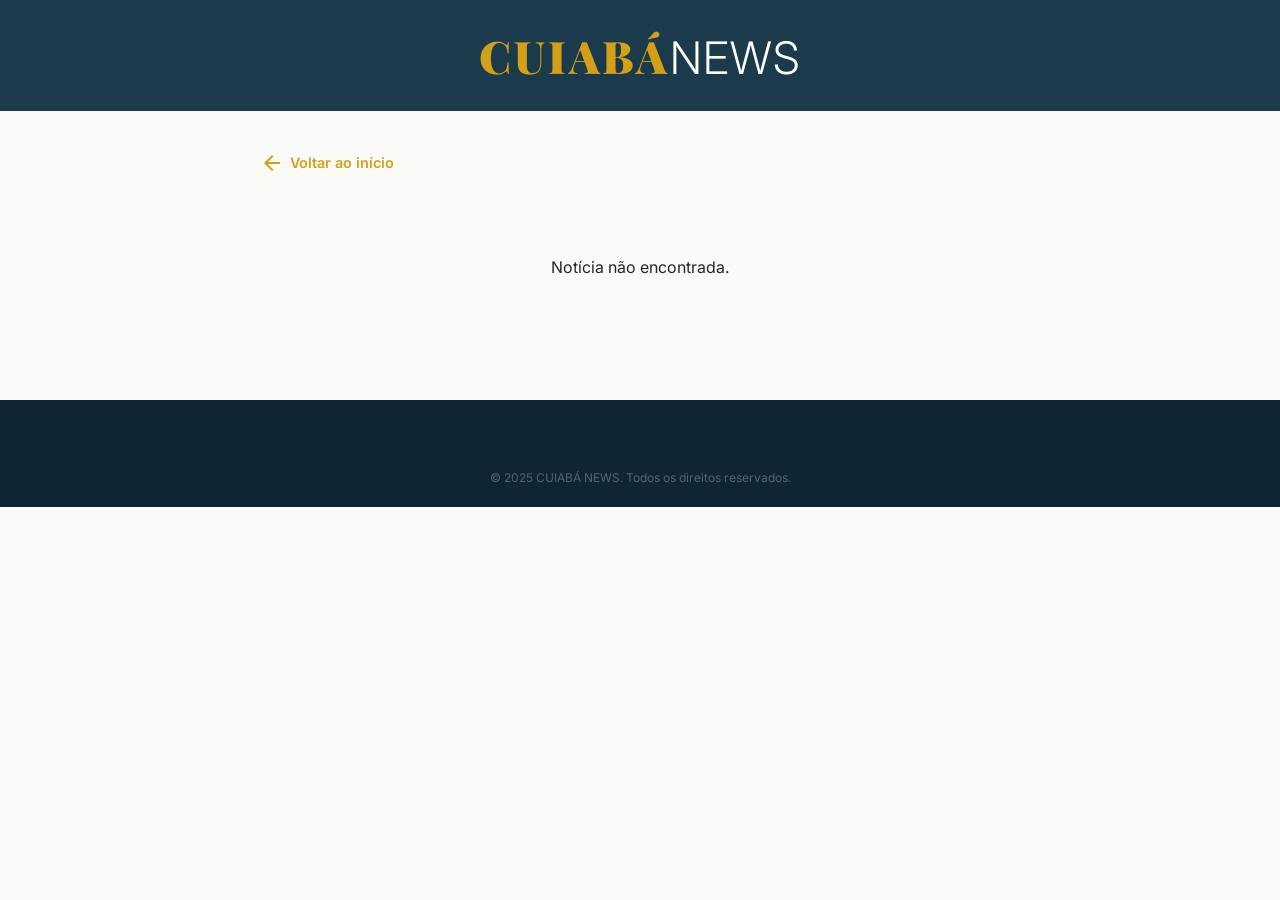
<file: noticia.html>
<!DOCTYPE html>
<html lang="pt-BR" data-theme="light">
<head>
    <meta charset="UTF-8">
    <meta name="viewport" content="width=device-width, initial-scale=1.0">
    <title>CUIABÁ NEWS — Notícia</title>
    <link rel="preconnect" href="https://fonts.googleapis.com">
    <link rel="preconnect" href="https://fonts.gstatic.com" crossorigin>
    <link href="https://fonts.googleapis.com/css2?family=Inter:wght@300;400;500;600;700;800;900&family=Playfair+Display:wght@600;700;800;900&display=swap" rel="stylesheet">
    <link href="https://fonts.googleapis.com/icon?family=Material+Icons" rel="stylesheet">
    <link rel="stylesheet" href="css/style.css">
    <style>
        .noticia-container { max-width: 800px; margin: 40px auto; padding: 0 20px; }
        .noticia-header { margin-bottom: 24px; }
        .noticia-category {
            display: inline-block; background: var(--gold); color: var(--navy);
            padding: 4px 14px; border-radius: 6px; font-size: 0.7rem;
            font-weight: 800; text-transform: uppercase; letter-spacing: 1px;
            margin-bottom: 16px;
        }
        .noticia-title {
            font-family: var(--font-display); font-size: 2.2rem;
            font-weight: 800; line-height: 1.2; margin-bottom: 12px;
        }
        .noticia-meta { color: var(--text-secondary); font-size: 0.85rem; margin-bottom: 20px; }
        .noticia-image {
            width: 100%; aspect-ratio: 16/9; object-fit: cover;
            border-radius: var(--radius); margin-bottom: 28px;
        }
        .noticia-body { font-size: 1.1rem; line-height: 1.9; }
        .noticia-back {
            display: inline-flex; align-items: center; gap: 6px;
            margin-bottom: 20px; color: var(--gold); font-weight: 600;
            font-size: 0.9rem;
        }
        .noticia-back:hover { color: var(--orange); }
        .noticia-share-bar {
            display: flex; gap: 10px; margin-top: 32px; padding-top: 20px;
            border-top: 1px solid var(--border);
        }
        .noticia-share-btn {
            padding: 10px 20px; border-radius: 8px; font-weight: 600;
            font-size: 0.85rem; color: white; display: flex; align-items: center;
            gap: 6px;
        }
        .noticia-share-btn.whatsapp { background: #25D366; }
        .noticia-share-btn.twitter { background: #1DA1F2; }
        .noticia-share-btn.facebook { background: #1877F2; }
        @media (max-width: 768px) {
            .noticia-title { font-size: 1.5rem; }
            .noticia-body { font-size: 1rem; }
        }
    </style>
</head>
<body>
    <header class="header">
        <div class="header-brand">
            <div class="container">
                <a href="/" class="logo">
                    <span class="logo-cuiaba">CUIABÁ</span><span class="logo-news">NEWS</span>
                </a>
            </div>
        </div>
    </header>

    <main class="noticia-container">
        <a href="/" class="noticia-back">
            <span class="material-icons">arrow_back</span> Voltar ao início
        </a>
        <div id="noticia-content">
            <p style="text-align:center; padding:60px 0; color: var(--text-secondary);">Carregando notícia...</p>
        </div>
    </main>

    <footer class="footer">
        <div class="container">
            <div class="footer-bottom">
                <p>&copy; 2025 CUIABÁ NEWS. Todos os direitos reservados.</p>
            </div>
        </div>
    </footer>

    <script src="js/news-data.js"></script>
    <script>
    (function() {
        var params = new URLSearchParams(window.location.search);
        var id = params.get('id');
        var container = document.getElementById('noticia-content');
        if (!id || typeof noticias === 'undefined') {
            container.innerHTML = '<p style="text-align:center;padding:60px 0;">Notícia não encontrada.</p>';
            return;
        }
        var n = noticias.find(function(x) { return x.id == id; });
        if (!n) {
            container.innerHTML = '<p style="text-align:center;padding:60px 0;">Notícia não encontrada.</p>';
            return;
        }
        var cats = typeof CATEGORIAS !== 'undefined' ? CATEGORIAS : {};
        var catInfo = cats[n.categoria] || {nome: n.categoria};
        document.title = n.titulo + ' — CUIABÁ NEWS';

        container.innerHTML =
            '<div class="noticia-header">' +
                '<span class="noticia-category">' + (catInfo.nome || n.categoria) + '</span>' +
                '<h1 class="noticia-title">' + n.titulo + '</h1>' +
                '<div class="noticia-meta">' + n.autor + ' &bull; ' + n.tempo + '</div>' +
            '</div>' +
            '<img class="noticia-image" src="' + n.imagem + '" alt="">' +
            '<div class="noticia-body">' +
                '<p><strong>' + (n.resumo || '') + '</strong></p>' +
                '<p>A informação foi confirmada por fontes oficiais na manhã desta ' + ['domingo','segunda-feira','terça-feira','quarta-feira','quinta-feira','sexta-feira','sábado'][new Date().getDay()] + '. Representantes locais destacaram a importância do tema para a população de Cuiabá e região metropolitana.</p>' +
                '<p>Segundo especialistas consultados pela reportagem do Cuiabá News, a medida pode trazer impactos significativos para o desenvolvimento econômico e social da capital mato-grossense nos próximos meses.</p>' +
                '<p>"Estamos trabalhando para garantir que todas as etapas sejam cumpridas dentro do cronograma estabelecido", afirmou uma das autoridades envolvidas no processo.</p>' +
                '<p>A equipe de reportagem continuará acompanhando o desdobramento do caso e trará novas informações assim que disponíveis. Acompanhe o Cuiabá News para ficar por dentro de tudo que acontece na capital e no estado de Mato Grosso.</p>' +
            '</div>' +
            '<div class="noticia-share-bar">' +
                '<a class="noticia-share-btn whatsapp" href="https://wa.me/?text=' + encodeURIComponent(n.titulo + ' - ' + window.location.href) + '" target="_blank"><span class="material-icons">chat</span> WhatsApp</a>' +
                '<a class="noticia-share-btn twitter" href="https://twitter.com/intent/tweet?text=' + encodeURIComponent(n.titulo) + '&url=' + encodeURIComponent(window.location.href) + '" target="_blank"><span class="material-icons">tag</span> Twitter</a>' +
                '<a class="noticia-share-btn facebook" href="https://www.facebook.com/sharer/sharer.php?u=' + encodeURIComponent(window.location.href) + '" target="_blank"><span class="material-icons">thumb_up</span> Facebook</a>' +
            '</div>';

        var saved = localStorage.getItem('cuiabanews-theme');
        if (saved) document.documentElement.setAttribute('data-theme', saved);
    })();
    </script>
</body>
</html>
</file>
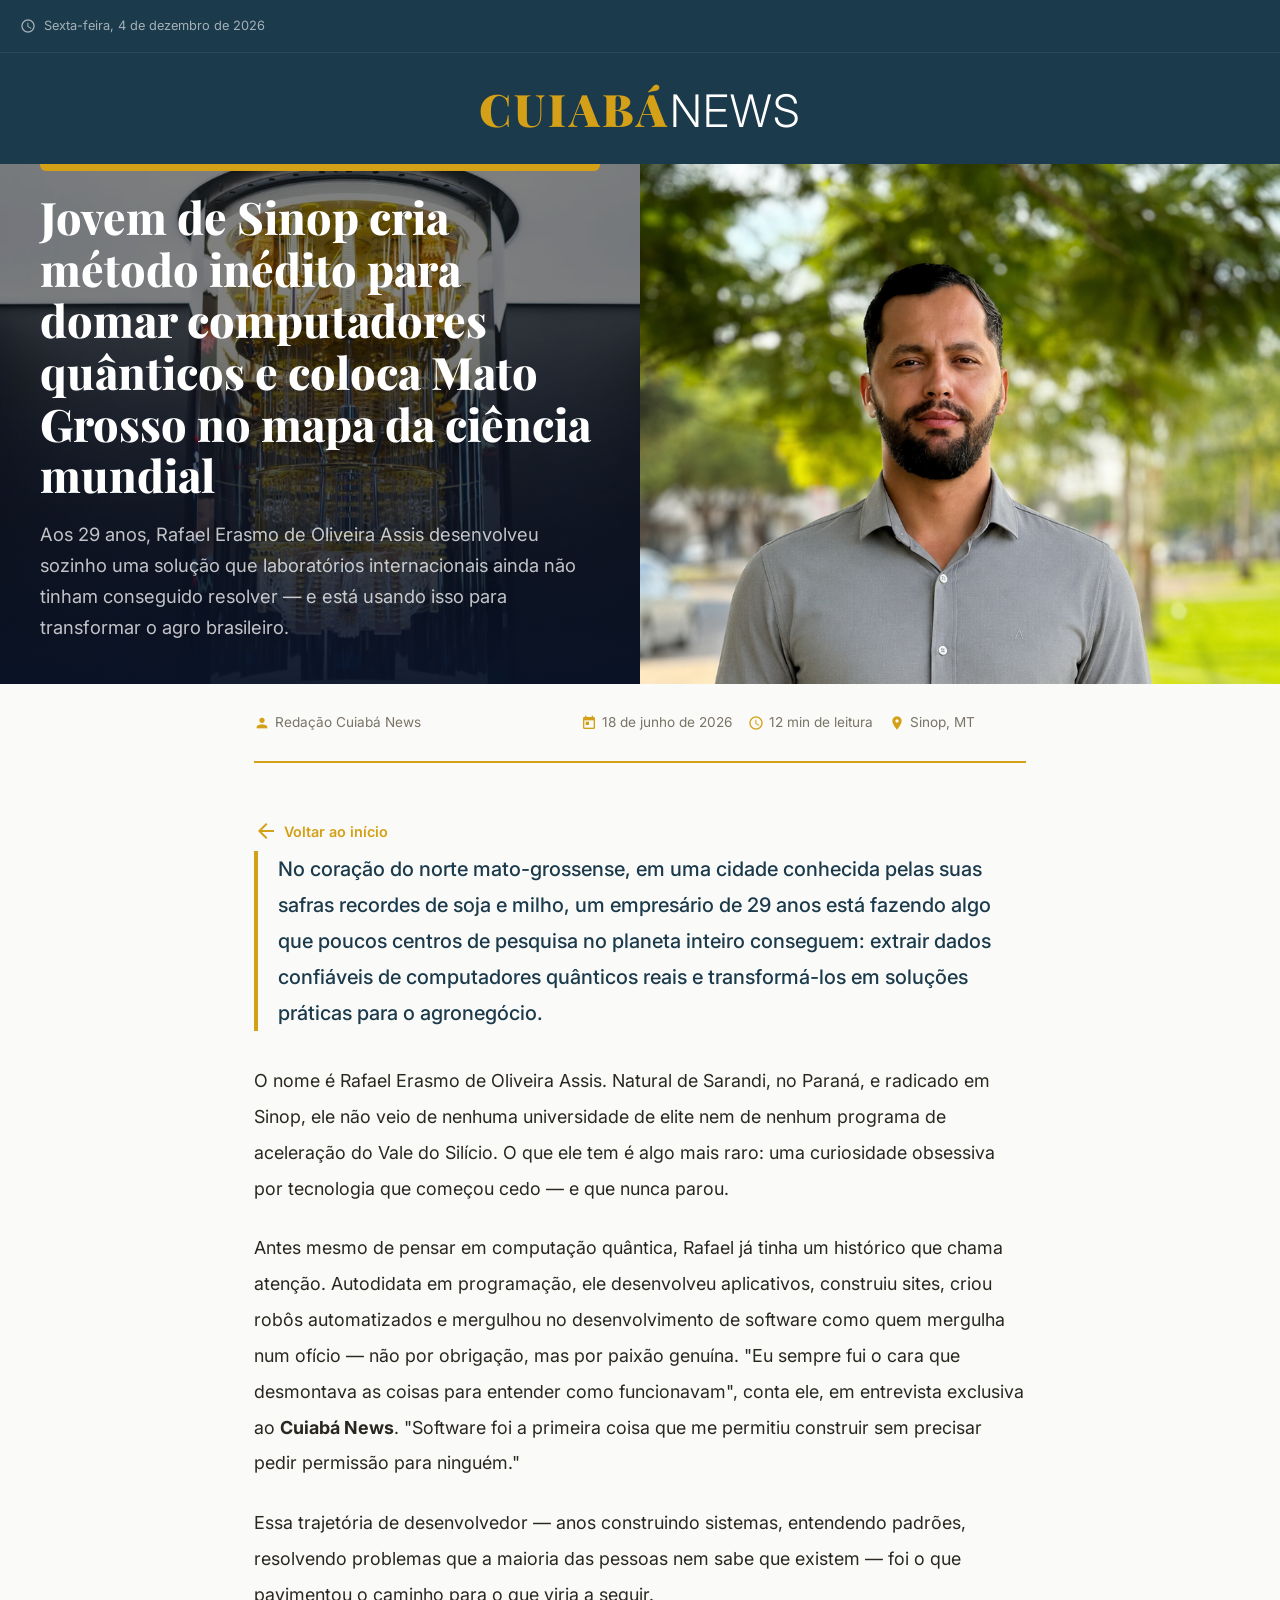
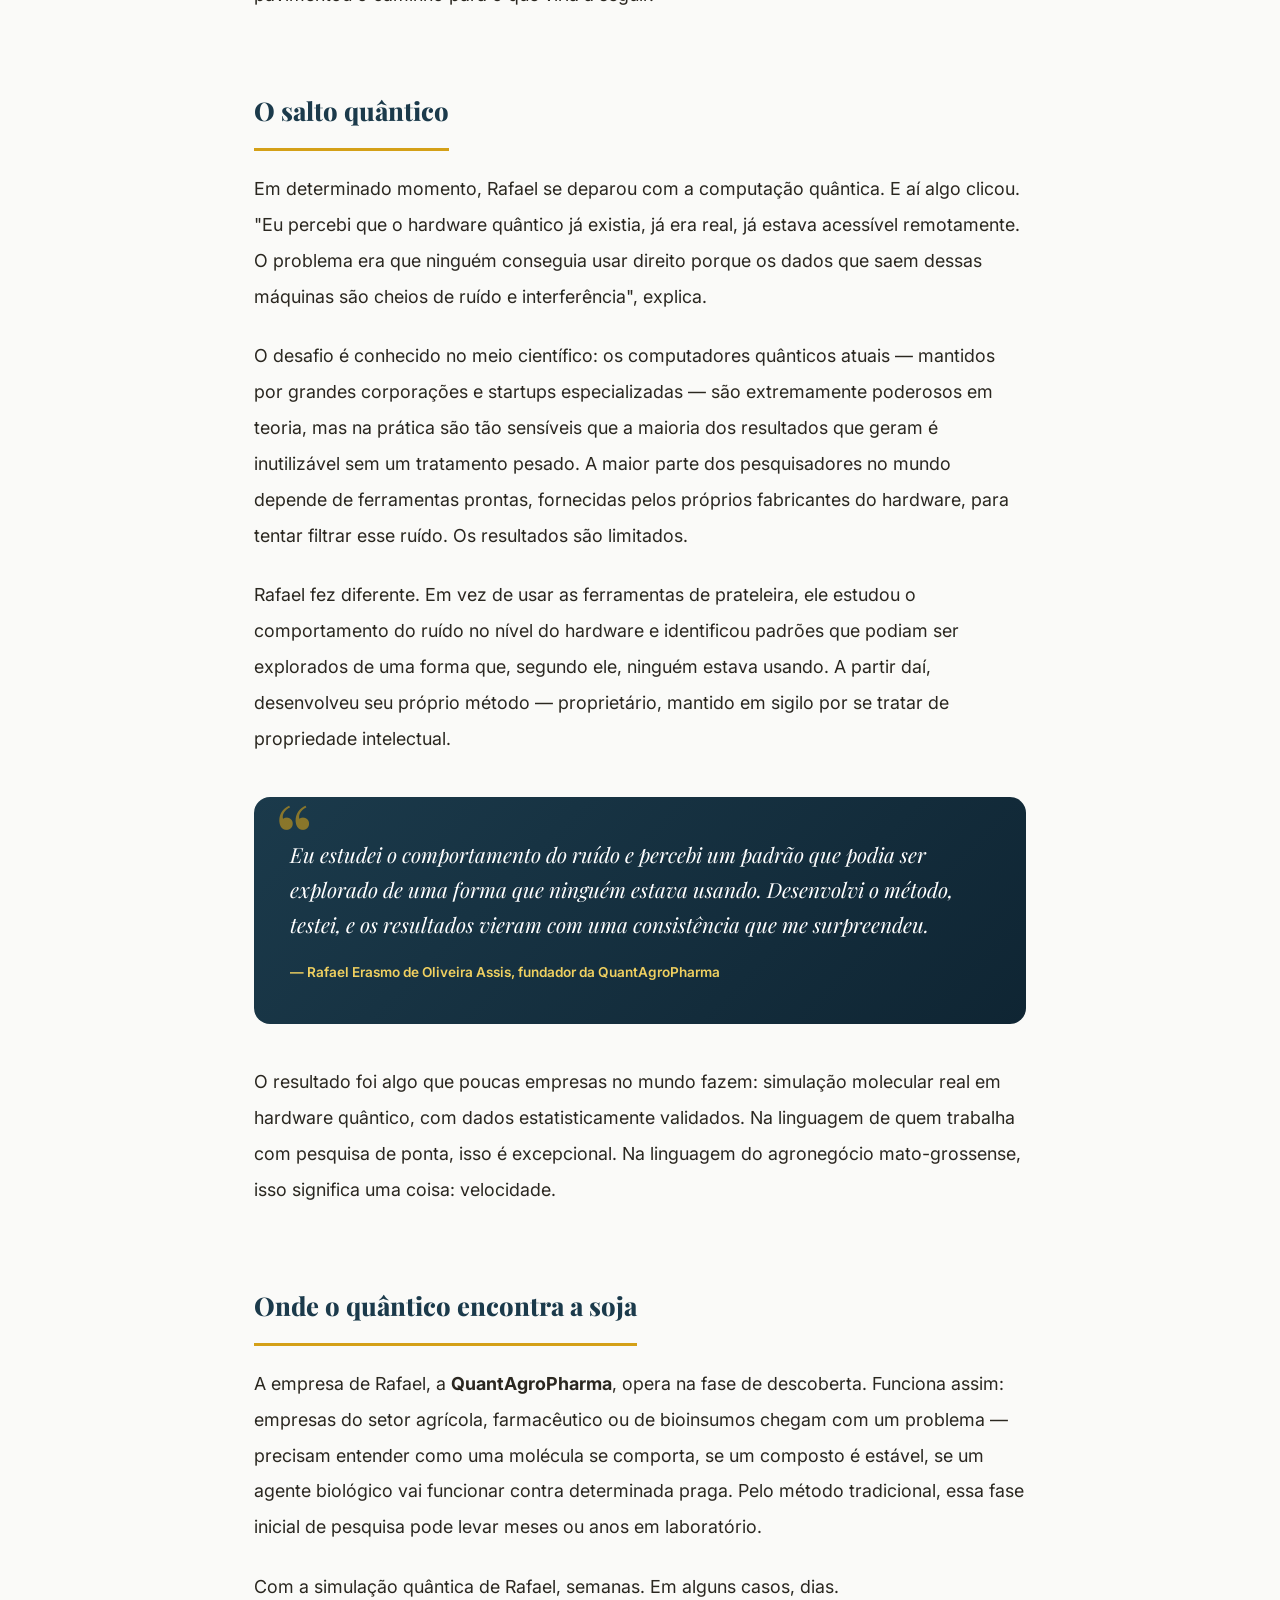
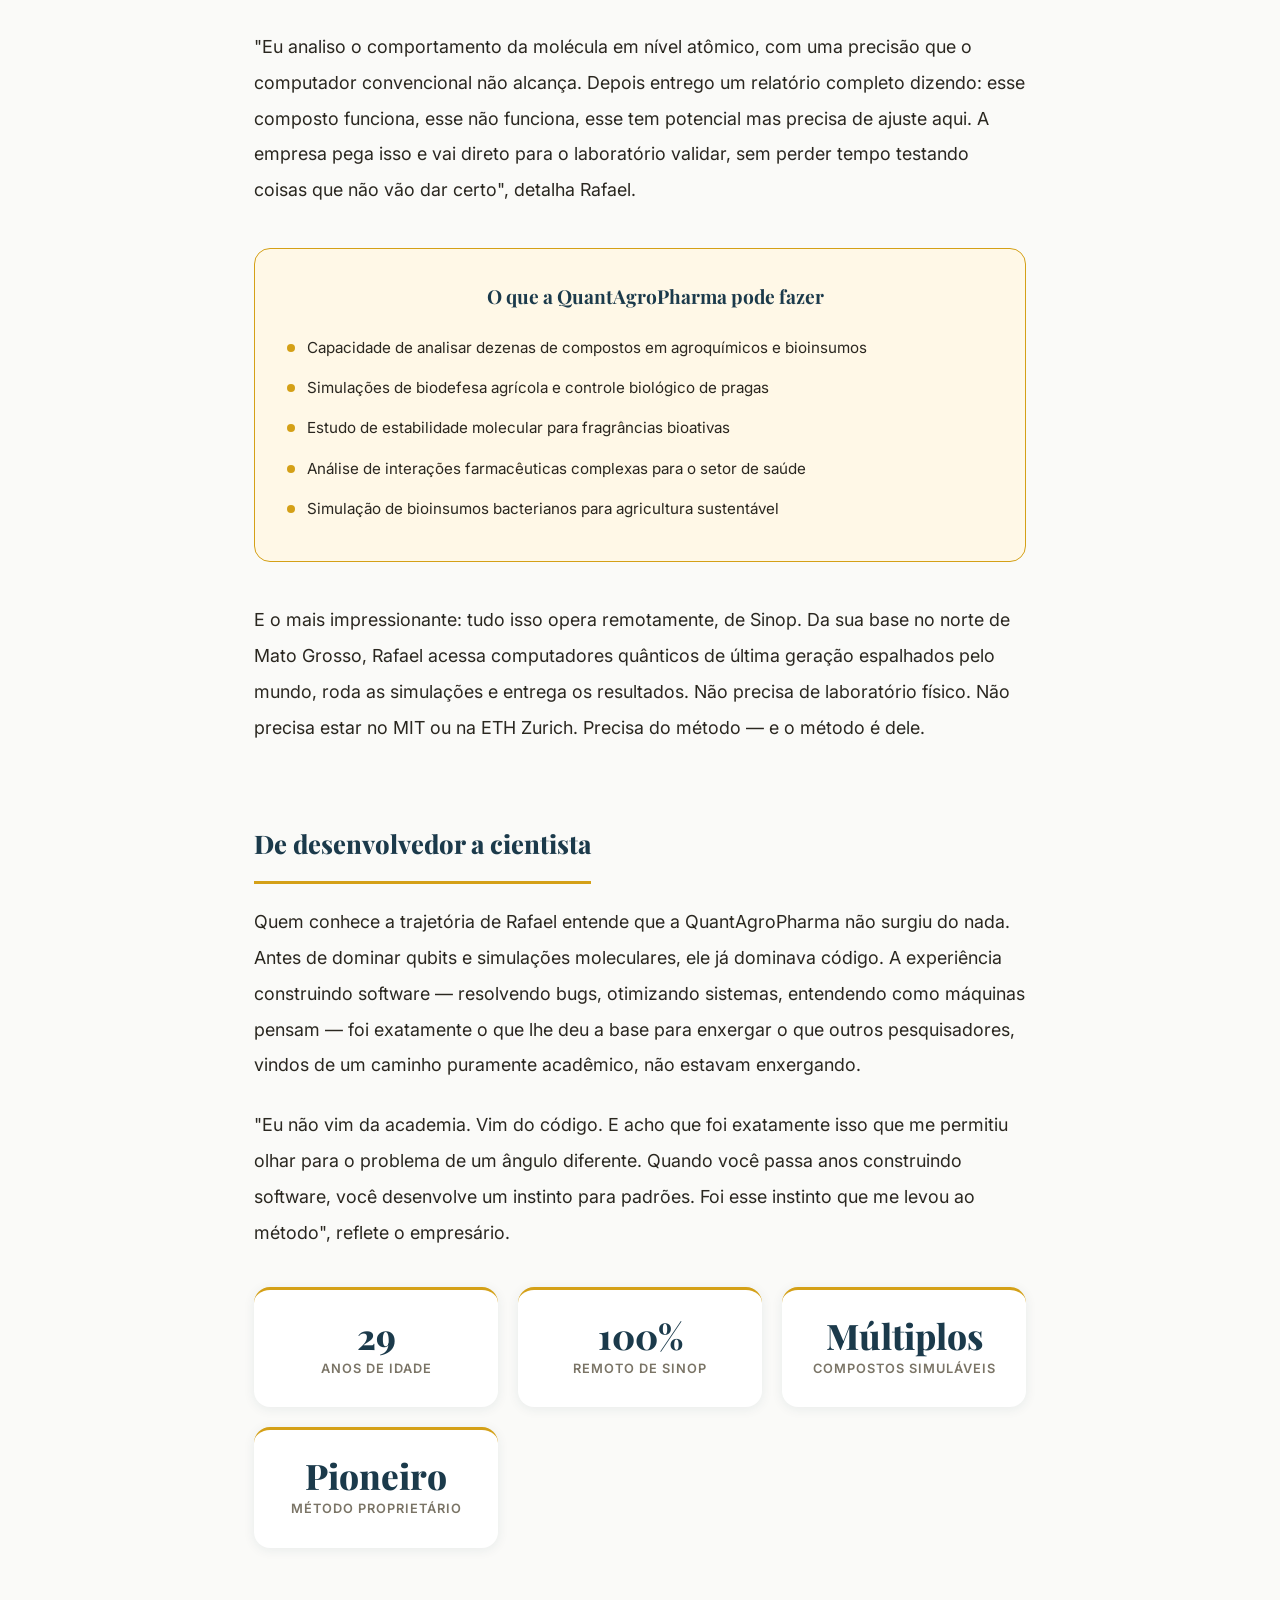
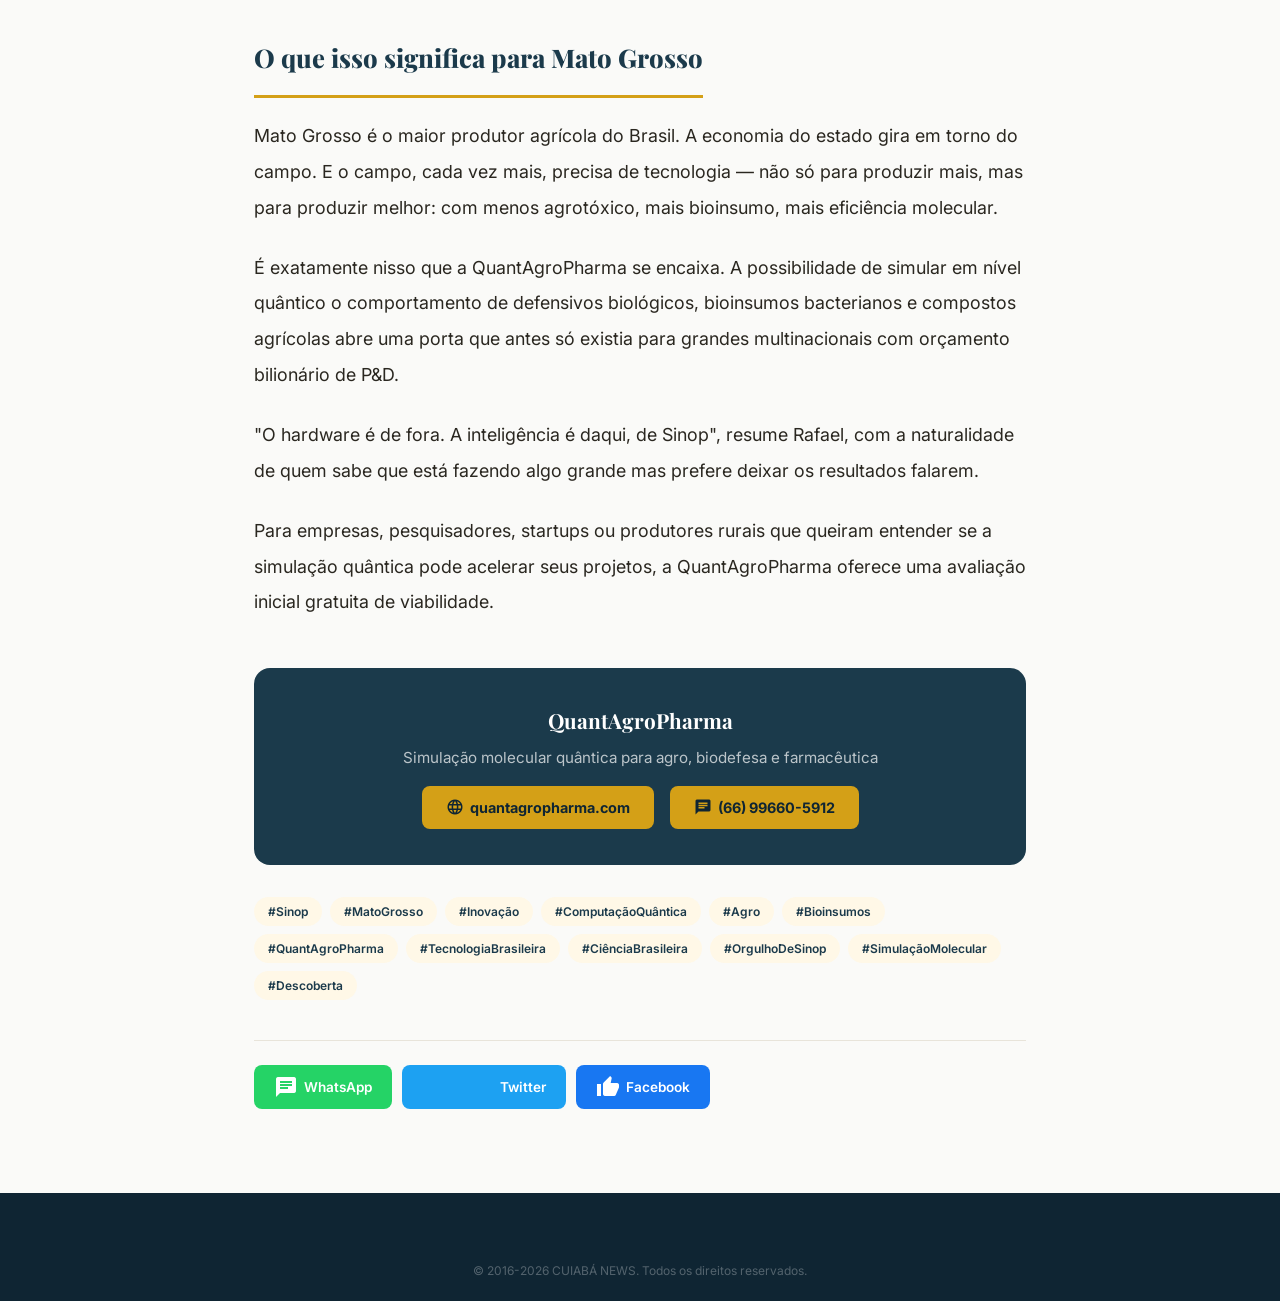
<file: reportagem-quantagropharma.html>
<!DOCTYPE html>
<html lang="pt-BR" data-theme="light">
<head>
    <meta charset="UTF-8">
    <meta name="viewport" content="width=device-width, initial-scale=1.0">
    <title>Jovem de Sinop cria método inédito para operar computadores quânticos e revoluciona o agronegócio — CUIABÁ NEWS</title>
    <meta name="description" content="Rafael Erasmo de Oliveira Assis, 29 anos, desenvolveu solução proprietária que permite usar hardware quântico real para simulação molecular no setor agrícola e farmacêutico.">
    <meta property="og:title" content="Jovem de Sinop cria método inédito para operar computadores quânticos e revoluciona o agronegócio">
    <meta property="og:description" content="Empresário mato-grossense de 29 anos desenvolveu tecnologia que grandes centros de pesquisa no mundo ainda não conseguiram replicar.">
    <meta property="og:type" content="article">

    <link rel="preconnect" href="https://fonts.googleapis.com">
    <link rel="preconnect" href="https://fonts.gstatic.com" crossorigin>
    <link href="https://fonts.googleapis.com/css2?family=Inter:wght@300;400;500;600;700;800;900&family=Playfair+Display:wght@600;700;800;900&display=swap" rel="stylesheet">
    <link href="https://fonts.googleapis.com/icon?family=Material+Icons" rel="stylesheet">
    <link rel="stylesheet" href="css/style.css">
    <style>
        .rep-hero {
            position: relative;
            width: 100%;
            height: 520px;
            display: flex;
            overflow: hidden;
        }
        .rep-hero-left {
            width: 50%; height: 100%; overflow: hidden;
        }
        .rep-hero-left img {
            width: 100%; height: 100%; object-fit: cover; filter: brightness(0.5);
        }
        .rep-hero-right {
            width: 50%; height: 100%; overflow: hidden;
        }
        .rep-hero-right img {
            width: 100%; height: 100%; object-fit: cover; object-position: top center;
        }
        .rep-hero-content {
            position: absolute;
            bottom: 0; left: 0; width: 50%; height: 100%;
            z-index: 2;
            display: flex; flex-direction: column; justify-content: flex-end;
            padding: 40px;
            background: linear-gradient(transparent 30%, rgba(10,20,40,0.9));
        }
        .rep-badge {
            display: inline-flex;
            align-items: center;
            gap: 8px;
            background: var(--gold);
            color: var(--navy-dark);
            padding: 6px 18px;
            border-radius: 6px;
            font-size: 0.7rem;
            font-weight: 800;
            text-transform: uppercase;
            letter-spacing: 2px;
            margin-bottom: 20px;
        }
        .rep-badge .material-icons { font-size: 16px; }
        .rep-hero h1 {
            font-family: var(--font-display);
            font-size: 2.8rem;
            font-weight: 800;
            color: #fff;
            line-height: 1.15;
            margin-bottom: 18px;
            max-width: 800px;
        }
        .rep-hero-sub {
            font-size: 1.15rem;
            color: rgba(255,255,255,0.75);
            line-height: 1.7;
            max-width: 700px;
        }

        .rep-container {
            max-width: 820px;
            margin: 0 auto;
            padding: 0 24px;
        }

        .rep-meta {
            display: flex;
            align-items: center;
            gap: 16px;
            flex-wrap: wrap;
            padding: 28px 0;
            border-bottom: 2px solid var(--gold);
            margin-bottom: 36px;
            font-size: 0.85rem;
            color: var(--text-secondary);
        }
        .rep-meta-item {
            display: flex;
            align-items: center;
            gap: 5px;
        }
        .rep-meta-item .material-icons { font-size: 16px; color: var(--gold); }

        .rep-body {
            font-size: 1.12rem;
            line-height: 2;
            color: var(--text);
        }
        .rep-body p { margin-bottom: 24px; }
        .rep-body .lead {
            font-size: 1.25rem;
            font-weight: 500;
            color: var(--navy);
            border-left: 4px solid var(--gold);
            padding-left: 20px;
            margin-bottom: 32px;
            line-height: 1.8;
        }
        [data-theme="dark"] .rep-body .lead { color: var(--gold-light); }

        .rep-quote {
            background: linear-gradient(135deg, var(--navy) 0%, var(--navy-dark) 100%);
            color: #fff;
            padding: 40px 36px;
            border-radius: var(--radius);
            margin: 40px 0;
            position: relative;
        }
        .rep-quote::before {
            content: '\201C';
            font-family: var(--font-display);
            font-size: 6rem;
            color: var(--gold);
            position: absolute;
            top: -10px;
            left: 20px;
            line-height: 1;
            opacity: 0.6;
        }
        .rep-quote p {
            font-family: var(--font-display);
            font-size: 1.3rem;
            font-style: italic;
            line-height: 1.7;
            margin-bottom: 16px;
            position: relative;
            z-index: 1;
        }
        .rep-quote cite {
            font-style: normal;
            font-family: var(--font-body);
            font-size: 0.85rem;
            color: var(--gold-light);
            font-weight: 600;
        }

        .rep-highlight-box {
            background: var(--cream);
            border: 1px solid var(--gold);
            border-radius: var(--radius);
            padding: 32px;
            margin: 40px 0;
        }
        [data-theme="dark"] .rep-highlight-box {
            background: var(--bg-card);
            border-color: var(--gold-dark);
        }
        .rep-highlight-box h3 {
            font-family: var(--font-display);
            font-size: 1.2rem;
            color: var(--navy);
            margin-bottom: 16px;
            display: flex;
            align-items: center;
            gap: 8px;
        }
        [data-theme="dark"] .rep-highlight-box h3 { color: var(--gold); }
        .rep-highlight-box .material-icons { color: var(--gold); }
        .rep-highlight-box ul {
            list-style: none;
            padding: 0;
        }
        .rep-highlight-box li {
            padding: 8px 0;
            padding-left: 20px;
            position: relative;
            font-size: 0.95rem;
            line-height: 1.6;
        }
        .rep-highlight-box li::before {
            content: '';
            position: absolute;
            left: 0;
            top: 16px;
            width: 8px;
            height: 8px;
            background: var(--gold);
            border-radius: 50%;
        }

        .rep-section-title {
            font-family: var(--font-display);
            font-size: 1.6rem;
            font-weight: 800;
            color: var(--navy);
            margin: 48px 0 20px;
            padding-bottom: 12px;
            border-bottom: 3px solid var(--gold);
            display: inline-block;
        }
        [data-theme="dark"] .rep-section-title { color: var(--gold-light); }

        .rep-stats {
            display: grid;
            grid-template-columns: repeat(auto-fit, minmax(180px, 1fr));
            gap: 20px;
            margin: 36px 0;
        }
        .rep-stat {
            text-align: center;
            padding: 28px 16px;
            background: var(--bg-card);
            border-radius: var(--radius);
            box-shadow: 0 2px 12px var(--shadow);
            border-top: 3px solid var(--gold);
        }
        .rep-stat-num {
            font-family: var(--font-display);
            font-size: 2.2rem;
            font-weight: 800;
            color: var(--navy);
            line-height: 1;
            margin-bottom: 6px;
        }
        [data-theme="dark"] .rep-stat-num { color: var(--gold); }
        .rep-stat-label {
            font-size: 0.8rem;
            text-transform: uppercase;
            letter-spacing: 1px;
            color: var(--text-secondary);
            font-weight: 600;
        }

        .rep-contact {
            background: var(--navy);
            color: #fff;
            padding: 36px;
            border-radius: var(--radius);
            margin: 48px 0 20px;
            text-align: center;
        }
        .rep-contact h3 {
            font-family: var(--font-display);
            font-size: 1.3rem;
            margin-bottom: 8px;
        }
        .rep-contact p {
            font-size: 0.95rem;
            color: rgba(255,255,255,0.7);
            margin-bottom: 16px;
        }
        .rep-contact-links {
            display: flex;
            justify-content: center;
            gap: 16px;
            flex-wrap: wrap;
        }
        .rep-contact-link {
            display: inline-flex;
            align-items: center;
            gap: 6px;
            background: var(--gold);
            color: var(--navy-dark);
            padding: 10px 24px;
            border-radius: 8px;
            font-weight: 700;
            font-size: 0.9rem;
            transition: var(--transition);
        }
        .rep-contact-link:hover { background: var(--gold-light); }
        .rep-contact-link .material-icons { font-size: 18px; }

        .rep-share {
            display: flex;
            gap: 10px;
            flex-wrap: wrap;
            padding: 24px 0;
            border-top: 1px solid var(--border);
            margin-top: 40px;
        }
        .rep-share-btn {
            padding: 10px 20px;
            border-radius: 8px;
            font-weight: 600;
            font-size: 0.85rem;
            color: white;
            display: flex;
            align-items: center;
            gap: 6px;
            transition: var(--transition);
        }
        .rep-share-btn:hover { opacity: 0.85; }
        .rep-share-btn.whatsapp { background: #25D366; }
        .rep-share-btn.twitter { background: #1DA1F2; }
        .rep-share-btn.facebook { background: #1877F2; }

        .rep-tags {
            display: flex;
            flex-wrap: wrap;
            gap: 8px;
            margin: 32px 0;
        }
        .rep-tag {
            background: var(--cream);
            color: var(--navy);
            padding: 5px 14px;
            border-radius: 20px;
            font-size: 0.75rem;
            font-weight: 600;
        }
        [data-theme="dark"] .rep-tag {
            background: var(--bg-card);
            color: var(--gold-light);
        }

        .rep-back {
            display: inline-flex;
            align-items: center;
            gap: 6px;
            color: var(--gold);
            font-weight: 600;
            font-size: 0.9rem;
            padding: 20px 0 0;
        }
        .rep-back:hover { color: var(--orange); }

        @media (max-width: 768px) {
            .rep-hero { height: 380px; }
            .rep-hero-left { width: 40%; }
            .rep-hero-right { width: 60%; }
            .rep-hero h1 { font-size: 1.2rem; }
            .rep-hero-content { width: 100%; padding: 20px 16px; }
            .rep-hero-sub { font-size: 0.8rem; }
        }
        @media (max-width: 480px) {
            .rep-hero { height: 320px; }
            .rep-hero-left { width: 35%; }
            .rep-hero-right { width: 65%; }
            .rep-hero h1 { font-size: 1rem; }
            .rep-hero-sub { display: none; }
            .rep-quote { padding: 28px 24px; }
            .rep-quote p { font-size: 1.1rem; }
            .rep-section-title { font-size: 1.3rem; }
        }
    </style>
</head>
<body>

    <!-- HEADER -->
    <header class="header">
        <div class="header-top">
            <div class="container">
                <div class="header-top-left">
                    <span class="material-icons">schedule</span>
                    <span id="header-date" class="header-date"></span>
                </div>
                <div class="header-top-right">
                    <button id="btn-dark-mode" class="btn-icon" title="Modo escuro" onclick="var t=document.documentElement.getAttribute('data-theme')==='dark'?'light':'dark'; document.documentElement.setAttribute('data-theme',t); localStorage.setItem('cuiabanews-theme',t);">
                        <span class="material-icons">dark_mode</span>
                    </button>
                </div>
            </div>
        </div>
        <div class="header-brand">
            <div class="container">
                <a href="/" class="logo">
                    <span class="logo-cuiaba">CUIABÁ</span><span class="logo-news">NEWS</span>
                </a>
            </div>
        </div>
    </header>

    <!-- HERO -->
    <section class="rep-hero">
        <div class="rep-hero-left">
            <img src="img/computador-quantico.webp" alt="Computador Quântico">
        </div>
        <div class="rep-hero-right">
            <img src="img/rafael-reportagem.png" alt="Rafael Erasmo de Oliveira Assis">
        </div>
        <div class="rep-hero-content">
            <div class="rep-badge">
                <span class="material-icons">science</span>
                Reportagem Especial
            </div>
            <h1>Jovem de Sinop cria método inédito para domar computadores quânticos e coloca Mato Grosso no mapa da ciência mundial</h1>
            <p class="rep-hero-sub">Aos 29 anos, Rafael Erasmo de Oliveira Assis desenvolveu sozinho uma solução que laboratórios internacionais ainda não tinham conseguido resolver — e está usando isso para transformar o agro brasileiro.</p>
        </div>
    </section>

    <!-- ARTICLE -->
    <article class="rep-container">

        <div class="rep-meta">
            <div class="rep-meta-item">
                <span class="material-icons">person</span>
                Redação Cuiabá News
            </div>
            <div class="rep-meta-item">
                <span class="material-icons">calendar_today</span>
                18 de junho de 2026
            </div>
            <div class="rep-meta-item">
                <span class="material-icons">schedule</span>
                12 min de leitura
            </div>
            <div class="rep-meta-item">
                <span class="material-icons">location_on</span>
                Sinop, MT
            </div>
        </div>

        <a href="/" class="rep-back">
            <span class="material-icons">arrow_back</span> Voltar ao início
        </a>

        <div class="rep-body">

            <p class="lead">No coração do norte mato-grossense, em uma cidade conhecida pelas suas safras recordes de soja e milho, um empresário de 29 anos está fazendo algo que poucos centros de pesquisa no planeta inteiro conseguem: extrair dados confiáveis de computadores quânticos reais e transformá-los em soluções práticas para o agronegócio.</p>

            <p>O nome é Rafael Erasmo de Oliveira Assis. Natural de Sarandi, no Paraná, e radicado em Sinop, ele não veio de nenhuma universidade de elite nem de nenhum programa de aceleração do Vale do Silício. O que ele tem é algo mais raro: uma curiosidade obsessiva por tecnologia que começou cedo — e que nunca parou.</p>

            <p>Antes mesmo de pensar em computação quântica, Rafael já tinha um histórico que chama atenção. Autodidata em programação, ele desenvolveu aplicativos, construiu sites, criou robôs automatizados e mergulhou no desenvolvimento de software como quem mergulha num ofício — não por obrigação, mas por paixão genuína. "Eu sempre fui o cara que desmontava as coisas para entender como funcionavam", conta ele, em entrevista exclusiva ao <strong>Cuiabá News</strong>. "Software foi a primeira coisa que me permitiu construir sem precisar pedir permissão para ninguém."</p>

            <p>Essa trajetória de desenvolvedor — anos construindo sistemas, entendendo padrões, resolvendo problemas que a maioria das pessoas nem sabe que existem — foi o que pavimentou o caminho para o que viria a seguir.</p>

            <h2 class="rep-section-title">O salto quântico</h2>

            <p>Em determinado momento, Rafael se deparou com a computação quântica. E aí algo clicou. "Eu percebi que o hardware quântico já existia, já era real, já estava acessível remotamente. O problema era que ninguém conseguia usar direito porque os dados que saem dessas máquinas são cheios de ruído e interferência", explica.</p>

            <p>O desafio é conhecido no meio científico: os computadores quânticos atuais — mantidos por grandes corporações e startups especializadas — são extremamente poderosos em teoria, mas na prática são tão sensíveis que a maioria dos resultados que geram é inutilizável sem um tratamento pesado. A maior parte dos pesquisadores no mundo depende de ferramentas prontas, fornecidas pelos próprios fabricantes do hardware, para tentar filtrar esse ruído. Os resultados são limitados.</p>

            <p>Rafael fez diferente. Em vez de usar as ferramentas de prateleira, ele estudou o comportamento do ruído no nível do hardware e identificou padrões que podiam ser explorados de uma forma que, segundo ele, ninguém estava usando. A partir daí, desenvolveu seu próprio método — proprietário, mantido em sigilo por se tratar de propriedade intelectual.</p>

        </div>

        <div class="rep-quote">
            <p>Eu estudei o comportamento do ruído e percebi um padrão que podia ser explorado de uma forma que ninguém estava usando. Desenvolvi o método, testei, e os resultados vieram com uma consistência que me surpreendeu.</p>
            <cite>— Rafael Erasmo de Oliveira Assis, fundador da QuantAgroPharma</cite>
        </div>

        <div class="rep-body">

            <p>O resultado foi algo que poucas empresas no mundo fazem: simulação molecular real em hardware quântico, com dados estatisticamente validados. Na linguagem de quem trabalha com pesquisa de ponta, isso é excepcional. Na linguagem do agronegócio mato-grossense, isso significa uma coisa: velocidade.</p>

            <h2 class="rep-section-title">Onde o quântico encontra a soja</h2>

            <p>A empresa de Rafael, a <strong>QuantAgroPharma</strong>, opera na fase de descoberta. Funciona assim: empresas do setor agrícola, farmacêutico ou de bioinsumos chegam com um problema — precisam entender como uma molécula se comporta, se um composto é estável, se um agente biológico vai funcionar contra determinada praga. Pelo método tradicional, essa fase inicial de pesquisa pode levar meses ou anos em laboratório.</p>

            <p>Com a simulação quântica de Rafael, semanas. Em alguns casos, dias.</p>

            <p>"Eu analiso o comportamento da molécula em nível atômico, com uma precisão que o computador convencional não alcança. Depois entrego um relatório completo dizendo: esse composto funciona, esse não funciona, esse tem potencial mas precisa de ajuste aqui. A empresa pega isso e vai direto para o laboratório validar, sem perder tempo testando coisas que não vão dar certo", detalha Rafael.</p>

        </div>

        <div class="rep-highlight-box">
            <h3><span class="material-icons">insights</span> O que a QuantAgroPharma pode fazer</h3>
            <ul>
                <li>Capacidade de analisar dezenas de compostos em agroquímicos e bioinsumos</li>
                <li>Simulações de biodefesa agrícola e controle biológico de pragas</li>
                <li>Estudo de estabilidade molecular para fragrâncias bioativas</li>
                <li>Análise de interações farmacêuticas complexas para o setor de saúde</li>
                <li>Simulação de bioinsumos bacterianos para agricultura sustentável</li>
            </ul>
        </div>

        <div class="rep-body">

            <p>E o mais impressionante: tudo isso opera remotamente, de Sinop. Da sua base no norte de Mato Grosso, Rafael acessa computadores quânticos de última geração espalhados pelo mundo, roda as simulações e entrega os resultados. Não precisa de laboratório físico. Não precisa estar no MIT ou na ETH Zurich. Precisa do método — e o método é dele.</p>

            <h2 class="rep-section-title">De desenvolvedor a cientista</h2>

            <p>Quem conhece a trajetória de Rafael entende que a QuantAgroPharma não surgiu do nada. Antes de dominar qubits e simulações moleculares, ele já dominava código. A experiência construindo software — resolvendo bugs, otimizando sistemas, entendendo como máquinas pensam — foi exatamente o que lhe deu a base para enxergar o que outros pesquisadores, vindos de um caminho puramente acadêmico, não estavam enxergando.</p>

            <p>"Eu não vim da academia. Vim do código. E acho que foi exatamente isso que me permitiu olhar para o problema de um ângulo diferente. Quando você passa anos construindo software, você desenvolve um instinto para padrões. Foi esse instinto que me levou ao método", reflete o empresário.</p>

        </div>

        <div class="rep-stats">
            <div class="rep-stat">
                <div class="rep-stat-num">29</div>
                <div class="rep-stat-label">Anos de idade</div>
            </div>
            <div class="rep-stat">
                <div class="rep-stat-num">100%</div>
                <div class="rep-stat-label">Remoto de Sinop</div>
            </div>
            <div class="rep-stat">
                <div class="rep-stat-num">Múltiplos</div>
                <div class="rep-stat-label">Compostos simuláveis</div>
            </div>
            <div class="rep-stat">
                <div class="rep-stat-num">Pioneiro</div>
                <div class="rep-stat-label">Método proprietário</div>
            </div>
        </div>

        <div class="rep-body">

            <h2 class="rep-section-title">O que isso significa para Mato Grosso</h2>

            <p>Mato Grosso é o maior produtor agrícola do Brasil. A economia do estado gira em torno do campo. E o campo, cada vez mais, precisa de tecnologia — não só para produzir mais, mas para produzir melhor: com menos agrotóxico, mais bioinsumo, mais eficiência molecular.</p>

            <p>É exatamente nisso que a QuantAgroPharma se encaixa. A possibilidade de simular em nível quântico o comportamento de defensivos biológicos, bioinsumos bacterianos e compostos agrícolas abre uma porta que antes só existia para grandes multinacionais com orçamento bilionário de P&D.</p>

            <p>"O hardware é de fora. A inteligência é daqui, de Sinop", resume Rafael, com a naturalidade de quem sabe que está fazendo algo grande mas prefere deixar os resultados falarem.</p>

            <p>Para empresas, pesquisadores, startups ou produtores rurais que queiram entender se a simulação quântica pode acelerar seus projetos, a QuantAgroPharma oferece uma avaliação inicial gratuita de viabilidade.</p>

        </div>

        <div class="rep-contact">
            <h3>QuantAgroPharma</h3>
            <p>Simulação molecular quântica para agro, biodefesa e farmacêutica</p>
            <div class="rep-contact-links">
                <a href="https://quantagropharma.com" target="_blank" class="rep-contact-link">
                    <span class="material-icons">language</span> quantagropharma.com
                </a>
                <a href="https://wa.me/5566996605912" target="_blank" class="rep-contact-link">
                    <span class="material-icons">chat</span> (66) 99660-5912
                </a>
            </div>
        </div>

        <div class="rep-tags">
            <span class="rep-tag">#Sinop</span>
            <span class="rep-tag">#MatoGrosso</span>
            <span class="rep-tag">#Inovação</span>
            <span class="rep-tag">#ComputaçãoQuântica</span>
            <span class="rep-tag">#Agro</span>
            <span class="rep-tag">#Bioinsumos</span>
            <span class="rep-tag">#QuantAgroPharma</span>
            <span class="rep-tag">#TecnologiaBrasileira</span>
            <span class="rep-tag">#CiênciaBrasileira</span>
            <span class="rep-tag">#OrgulhoDeSinop</span>
            <span class="rep-tag">#SimulaçãoMolecular</span>
            <span class="rep-tag">#Descoberta</span>
        </div>

        <div class="rep-share">
            <a class="rep-share-btn whatsapp" href="https://wa.me/?text=Jovem%20de%20Sinop%20cria%20m%C3%A9todo%20in%C3%A9dito%20para%20domar%20computadores%20qu%C3%A2nticos%20-%20Cuiab%C3%A1%20News" target="_blank">
                <span class="material-icons">chat</span> WhatsApp
            </a>
            <a class="rep-share-btn twitter" href="https://twitter.com/intent/tweet?text=Jovem%20de%20Sinop%20cria%20m%C3%A9todo%20in%C3%A9dito%20para%20domar%20computadores%20qu%C3%A2nticos" target="_blank">
                <span class="material-icons">tag</span> Twitter
            </a>
            <a class="rep-share-btn facebook" href="https://www.facebook.com/sharer/sharer.php?u=" target="_blank">
                <span class="material-icons">thumb_up</span> Facebook
            </a>
        </div>

    </article>

    <!-- FOOTER -->
    <footer class="footer">
        <div class="container">
            <div class="footer-bottom">
                <p>&copy; 2016-2026 CUIABÁ NEWS. Todos os direitos reservados.</p>
            </div>
        </div>
    </footer>

    <script>
        var saved = localStorage.getItem('cuiabanews-theme');
        if (saved) document.documentElement.setAttribute('data-theme', saved);

        var dateEl = document.getElementById('header-date');
        if (dateEl) {
            var d = new Date();
            var dias = ['Domingo','Segunda-feira','Terça-feira','Quarta-feira','Quinta-feira','Sexta-feira','Sábado'];
            var meses = ['janeiro','fevereiro','março','abril','maio','junho','julho','agosto','setembro','outubro','novembro','dezembro'];
            dateEl.textContent = dias[d.getDay()] + ', ' + d.getDate() + ' de ' + meses[d.getMonth()] + ' de ' + d.getFullYear();
        }
    </script>
</body>
</html>
</file>
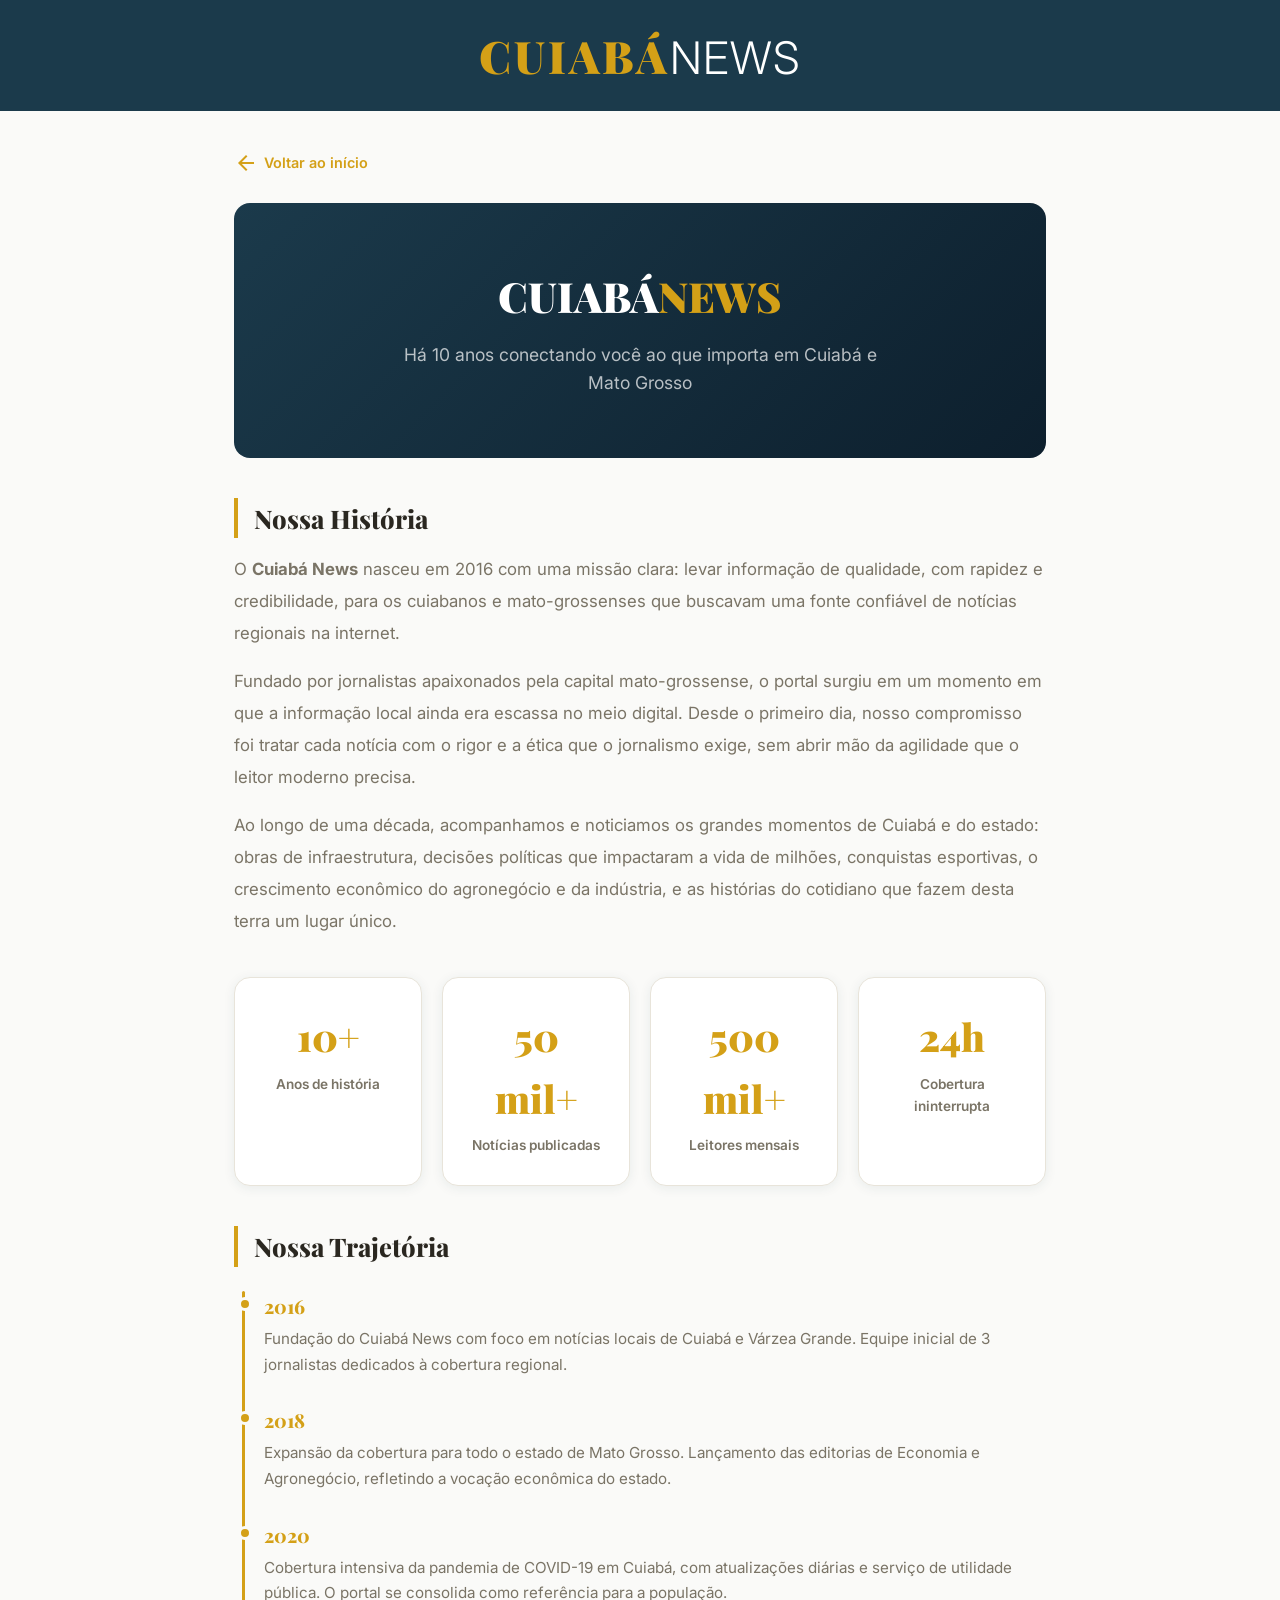
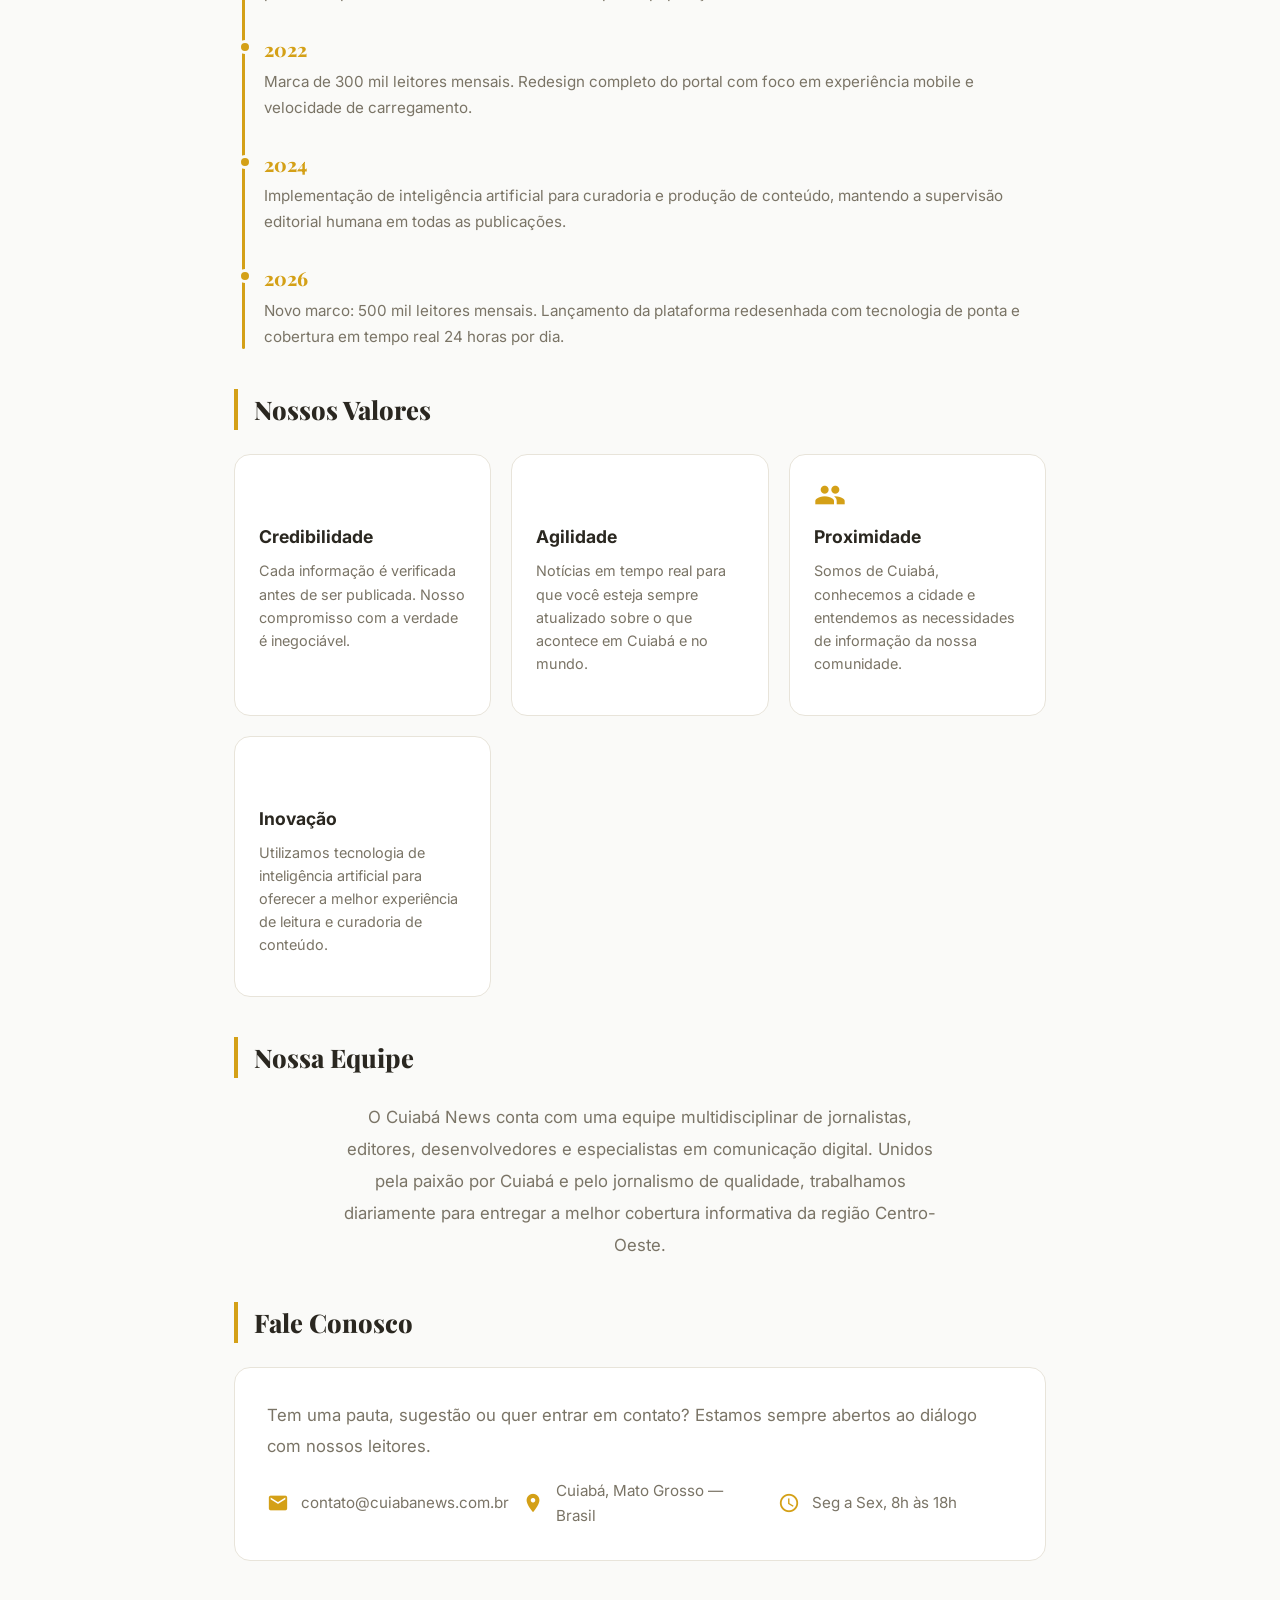
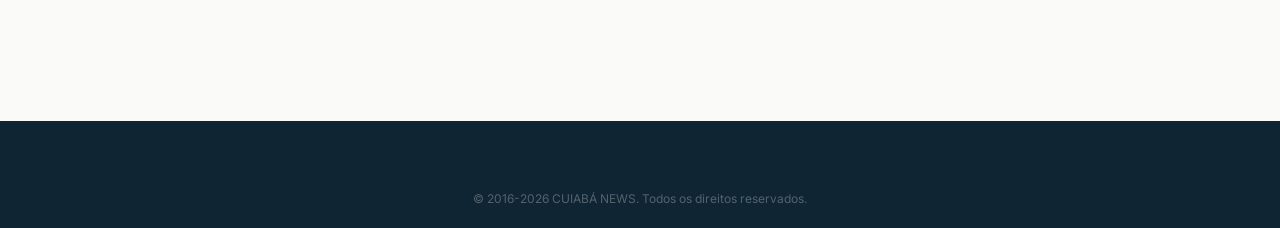
<file: sobre.html>
<!DOCTYPE html>
<html lang="pt-BR" data-theme="light">
<head>
    <meta charset="UTF-8">
    <meta name="viewport" content="width=device-width, initial-scale=1.0">
    <title>Quem Somos — CUIABÁ NEWS</title>
    <meta name="description" content="Conheça a história do Cuiabá News, portal de notícias de Cuiabá e Mato Grosso desde 2016.">
    <link rel="preconnect" href="https://fonts.googleapis.com">
    <link rel="preconnect" href="https://fonts.gstatic.com" crossorigin>
    <link href="https://fonts.googleapis.com/css2?family=Inter:wght@300;400;500;600;700;800;900&family=Playfair+Display:wght@600;700;800;900&display=swap" rel="stylesheet">
    <link href="https://fonts.googleapis.com/icon?family=Material+Icons" rel="stylesheet">
    <link rel="stylesheet" href="css/style.css">
    <style>
        .sobre-container { max-width: 860px; margin: 40px auto; padding: 0 24px 60px; }
        .sobre-back { display: inline-flex; align-items: center; gap: 6px; margin-bottom: 28px; color: var(--gold); font-weight: 600; font-size: 0.9rem; }
        .sobre-back:hover { color: var(--orange); }
        .sobre-hero { position: relative; border-radius: var(--radius); overflow: hidden; margin-bottom: 40px; background: linear-gradient(135deg, var(--navy), #0d1f2d); padding: 60px 40px; text-align: center; }
        .sobre-hero h1 { font-family: var(--font-display); font-size: 2.6rem; font-weight: 900; color: white; margin-bottom: 12px; }
        .sobre-hero h1 span { color: var(--gold); }
        .sobre-hero p { color: rgba(255,255,255,0.7); font-size: 1.1rem; max-width: 500px; margin: 0 auto; }
        .sobre-section { margin-bottom: 40px; }
        .sobre-section h2 { font-family: var(--font-display); font-size: 1.6rem; font-weight: 800; margin-bottom: 16px; color: var(--text); border-left: 4px solid var(--gold); padding-left: 16px; }
        .sobre-section p { font-size: 1.05rem; line-height: 1.9; color: var(--text-secondary); margin-bottom: 16px; }
        .sobre-stats { display: grid; grid-template-columns: repeat(auto-fit, minmax(180px, 1fr)); gap: 20px; margin: 40px 0; }
        .stat-card { background: var(--bg-card); border: 1px solid var(--border); border-radius: var(--radius); padding: 28px; text-align: center; box-shadow: 0 2px 12px var(--shadow); }
        .stat-number { font-family: var(--font-display); font-size: 2.4rem; font-weight: 900; color: var(--gold); }
        .stat-label { font-size: 0.85rem; color: var(--text-secondary); margin-top: 6px; font-weight: 600; }
        .sobre-valores { display: grid; grid-template-columns: repeat(auto-fit, minmax(220px, 1fr)); gap: 20px; margin-top: 24px; }
        .valor-card { background: var(--bg-card); border: 1px solid var(--border); border-radius: var(--radius); padding: 24px; }
        .valor-card .material-icons { font-size: 2rem; color: var(--gold); margin-bottom: 12px; }
        .valor-card h3 { font-size: 1.1rem; font-weight: 700; margin-bottom: 8px; }
        .valor-card p { font-size: 0.9rem; line-height: 1.6; color: var(--text-secondary); }
        .sobre-timeline { position: relative; padding-left: 30px; margin-top: 24px; }
        .sobre-timeline::before { content: ''; position: absolute; left: 8px; top: 0; bottom: 0; width: 3px; background: var(--gold); border-radius: 3px; }
        .timeline-item { position: relative; margin-bottom: 28px; }
        .timeline-item::before { content: ''; position: absolute; left: -26px; top: 6px; width: 14px; height: 14px; background: var(--gold); border-radius: 50%; border: 3px solid var(--bg); }
        .timeline-year { font-family: var(--font-display); font-size: 1.2rem; font-weight: 800; color: var(--gold); }
        .timeline-text { font-size: 0.95rem; line-height: 1.7; color: var(--text-secondary); margin-top: 4px; }
        .sobre-equipe { text-align: center; margin-top: 24px; }
        .sobre-equipe p { max-width: 600px; margin: 0 auto; }
        .sobre-contato { background: var(--bg-card); border: 1px solid var(--border); border-radius: var(--radius); padding: 32px; margin-top: 24px; }
        .sobre-contato-grid { display: grid; grid-template-columns: repeat(auto-fit, minmax(200px, 1fr)); gap: 20px; margin-top: 16px; }
        .contato-item { display: flex; align-items: center; gap: 12px; }
        .contato-item .material-icons { color: var(--gold); font-size: 1.4rem; }
        .contato-item span { font-size: 0.95rem; color: var(--text-secondary); }
        @media (max-width: 768px) {
            .sobre-hero { padding: 40px 24px; }
            .sobre-hero h1 { font-size: 1.8rem; }
            .sobre-section h2 { font-size: 1.3rem; }
        }
    </style>
</head>
<body>
    <header class="header">
        <div class="header-brand">
            <div class="container">
                <a href="/" class="logo">
                    <span class="logo-cuiaba">CUIABÁ</span><span class="logo-news">NEWS</span>
                </a>
            </div>
        </div>
    </header>

    <main class="sobre-container">
        <a href="/" class="sobre-back">
            <span class="material-icons">arrow_back</span> Voltar ao início
        </a>

        <div class="sobre-hero">
            <h1>CUIABÁ<span>NEWS</span></h1>
            <p>Há 10 anos conectando você ao que importa em Cuiabá e Mato Grosso</p>
        </div>

        <section class="sobre-section">
            <h2>Nossa História</h2>
            <p>O <strong>Cuiabá News</strong> nasceu em 2016 com uma missão clara: levar informação de qualidade, com rapidez e credibilidade, para os cuiabanos e mato-grossenses que buscavam uma fonte confiável de notícias regionais na internet.</p>
            <p>Fundado por jornalistas apaixonados pela capital mato-grossense, o portal surgiu em um momento em que a informação local ainda era escassa no meio digital. Desde o primeiro dia, nosso compromisso foi tratar cada notícia com o rigor e a ética que o jornalismo exige, sem abrir mão da agilidade que o leitor moderno precisa.</p>
            <p>Ao longo de uma década, acompanhamos e noticiamos os grandes momentos de Cuiabá e do estado: obras de infraestrutura, decisões políticas que impactaram a vida de milhões, conquistas esportivas, o crescimento econômico do agronegócio e da indústria, e as histórias do cotidiano que fazem desta terra um lugar único.</p>
        </section>

        <div class="sobre-stats">
            <div class="stat-card">
                <div class="stat-number">10+</div>
                <div class="stat-label">Anos de história</div>
            </div>
            <div class="stat-card">
                <div class="stat-number">50 mil+</div>
                <div class="stat-label">Notícias publicadas</div>
            </div>
            <div class="stat-card">
                <div class="stat-number">500 mil+</div>
                <div class="stat-label">Leitores mensais</div>
            </div>
            <div class="stat-card">
                <div class="stat-number">24h</div>
                <div class="stat-label">Cobertura ininterrupta</div>
            </div>
        </div>

        <section class="sobre-section">
            <h2>Nossa Trajetória</h2>
            <div class="sobre-timeline">
                <div class="timeline-item">
                    <div class="timeline-year">2016</div>
                    <div class="timeline-text">Fundação do Cuiabá News com foco em notícias locais de Cuiabá e Várzea Grande. Equipe inicial de 3 jornalistas dedicados à cobertura regional.</div>
                </div>
                <div class="timeline-item">
                    <div class="timeline-year">2018</div>
                    <div class="timeline-text">Expansão da cobertura para todo o estado de Mato Grosso. Lançamento das editorias de Economia e Agronegócio, refletindo a vocação econômica do estado.</div>
                </div>
                <div class="timeline-item">
                    <div class="timeline-year">2020</div>
                    <div class="timeline-text">Cobertura intensiva da pandemia de COVID-19 em Cuiabá, com atualizações diárias e serviço de utilidade pública. O portal se consolida como referência para a população.</div>
                </div>
                <div class="timeline-item">
                    <div class="timeline-year">2022</div>
                    <div class="timeline-text">Marca de 300 mil leitores mensais. Redesign completo do portal com foco em experiência mobile e velocidade de carregamento.</div>
                </div>
                <div class="timeline-item">
                    <div class="timeline-year">2024</div>
                    <div class="timeline-text">Implementação de inteligência artificial para curadoria e produção de conteúdo, mantendo a supervisão editorial humana em todas as publicações.</div>
                </div>
                <div class="timeline-item">
                    <div class="timeline-year">2026</div>
                    <div class="timeline-text">Novo marco: 500 mil leitores mensais. Lançamento da plataforma redesenhada com tecnologia de ponta e cobertura em tempo real 24 horas por dia.</div>
                </div>
            </div>
        </section>

        <section class="sobre-section">
            <h2>Nossos Valores</h2>
            <div class="sobre-valores">
                <div class="valor-card">
                    <span class="material-icons">verified</span>
                    <h3>Credibilidade</h3>
                    <p>Cada informação é verificada antes de ser publicada. Nosso compromisso com a verdade é inegociável.</p>
                </div>
                <div class="valor-card">
                    <span class="material-icons">speed</span>
                    <h3>Agilidade</h3>
                    <p>Notícias em tempo real para que você esteja sempre atualizado sobre o que acontece em Cuiabá e no mundo.</p>
                </div>
                <div class="valor-card">
                    <span class="material-icons">groups</span>
                    <h3>Proximidade</h3>
                    <p>Somos de Cuiabá, conhecemos a cidade e entendemos as necessidades de informação da nossa comunidade.</p>
                </div>
                <div class="valor-card">
                    <span class="material-icons">lightbulb</span>
                    <h3>Inovação</h3>
                    <p>Utilizamos tecnologia de inteligência artificial para oferecer a melhor experiência de leitura e curadoria de conteúdo.</p>
                </div>
            </div>
        </section>

        <section class="sobre-section">
            <h2>Nossa Equipe</h2>
            <div class="sobre-equipe">
                <p>O Cuiabá News conta com uma equipe multidisciplinar de jornalistas, editores, desenvolvedores e especialistas em comunicação digital. Unidos pela paixão por Cuiabá e pelo jornalismo de qualidade, trabalhamos diariamente para entregar a melhor cobertura informativa da região Centro-Oeste.</p>
            </div>
        </section>

        <section class="sobre-section">
            <h2>Fale Conosco</h2>
            <div class="sobre-contato">
                <p style="margin-bottom: 16px; color: var(--text-secondary);">Tem uma pauta, sugestão ou quer entrar em contato? Estamos sempre abertos ao diálogo com nossos leitores.</p>
                <div class="sobre-contato-grid">
                    <div class="contato-item">
                        <span class="material-icons">email</span>
                        <span>contato@cuiabanews.com.br</span>
                    </div>
                    <div class="contato-item">
                        <span class="material-icons">location_on</span>
                        <span>Cuiabá, Mato Grosso — Brasil</span>
                    </div>
                    <div class="contato-item">
                        <span class="material-icons">schedule</span>
                        <span>Seg a Sex, 8h às 18h</span>
                    </div>
                </div>
            </div>
        </section>
    </main>

    <footer class="footer">
        <div class="container">
            <div class="footer-bottom">
                <p>&copy; 2016-2026 CUIABÁ NEWS. Todos os direitos reservados.</p>
            </div>
        </div>
    </footer>

    <script>
        var saved = localStorage.getItem('cuiabanews-theme');
        if (saved) document.documentElement.setAttribute('data-theme', saved);
    </script>
</body>
</html>
</file>
<file: css/style.css>
/* ============================================
   CUIABÁ NEWS — Warm Pantanal Golden Theme
   Design único: Dourado + Azul Marinho + Laranja
   Fontes: Inter + Playfair Display
   ============================================ */

/* === RESET & VARIABLES === */
:root {
    --gold: #D4A017;
    --gold-light: #F0D060;
    --gold-dark: #B8860B;
    --navy: #1B3A4B;
    --navy-light: #2C5F7A;
    --navy-dark: #0F2533;
    --orange: #E85D04;
    --orange-light: #F48C06;
    --cream: #FFF8E7;
    --cream-dark: #F5ECD7;
    --white: #FFFFFF;
    --gray-50: #FAFAF8;
    --gray-100: #F5F3EE;
    --gray-200: #E8E4DA;
    --gray-300: #D4CFC3;
    --gray-400: #A09A8C;
    --gray-500: #7A7466;
    --gray-600: #5C5648;
    --gray-700: #3E3A30;
    --gray-800: #2A2720;
    --gray-900: #1A1814;
    --bg: var(--gray-50);
    --bg-card: var(--white);
    --bg-header: var(--navy);
    --bg-nav: var(--navy-dark);
    --text: var(--gray-800);
    --text-secondary: var(--gray-500);
    --text-on-dark: var(--cream);
    --border: var(--gray-200);
    --shadow: rgba(27, 58, 75, 0.08);
    --shadow-hover: rgba(27, 58, 75, 0.16);
    --radius: 16px;
    --radius-sm: 10px;
    --radius-xs: 6px;
    --transition: 0.3s cubic-bezier(0.4, 0, 0.2, 1);
    --font-body: 'Inter', -apple-system, sans-serif;
    --font-display: 'Playfair Display', Georgia, serif;
    --container: 1280px;
}

[data-theme="dark"] {
    --bg: #121210;
    --bg-card: #1E1D1A;
    --bg-header: #0A1A22;
    --bg-nav: #06111A;
    --text: #E8E4DA;
    --text-secondary: #A09A8C;
    --text-on-dark: var(--cream);
    --border: #2E2C26;
    --shadow: rgba(0, 0, 0, 0.3);
    --shadow-hover: rgba(0, 0, 0, 0.5);
    --cream: #F5ECD7;
    --gray-50: #161614;
    --gray-100: #1E1D1A;
}

*, *::before, *::after { box-sizing: border-box; margin: 0; padding: 0; }

html { scroll-behavior: smooth; }

body {
    font-family: var(--font-body);
    background: var(--bg);
    color: var(--text);
    line-height: 1.6;
    -webkit-font-smoothing: antialiased;
}

a { color: inherit; text-decoration: none; }
img { max-width: 100%; height: auto; display: block; }
button { cursor: pointer; border: none; background: none; font-family: inherit; }
ul { list-style: none; }

.container {
    max-width: var(--container);
    margin: 0 auto;
    padding: 0 20px;
}

/* === LOADING SCREEN === */
.loading-screen {
    position: fixed; inset: 0; z-index: 9999;
    background: var(--navy);
    display: flex; align-items: center; justify-content: center;
    transition: opacity 0.5s, visibility 0.5s;
}
.loading-screen.hidden { opacity: 0; visibility: hidden; pointer-events: none; }
.loading-content { text-align: center; }
.loading-logo {
    font-family: var(--font-display); font-size: 3rem; font-weight: 800;
    color: var(--gold); letter-spacing: 2px;
}
.loading-logo span { color: var(--white); font-weight: 600; }
.loading-bar {
    width: 200px; height: 3px; background: rgba(255,255,255,0.15);
    border-radius: 3px; margin: 24px auto 16px; overflow: hidden;
}
.loading-progress {
    height: 100%; background: var(--gold); border-radius: 3px;
    animation: loadProgress 1.5s ease-in-out forwards;
}
@keyframes loadProgress { 0% { width: 0; } 100% { width: 100%; } }
.loading-text { color: rgba(255,255,255,0.5); font-size: 0.85rem; }

/* === READING PROGRESS === */
.reading-progress {
    position: fixed; top: 0; left: 0; height: 3px; z-index: 1001;
    background: linear-gradient(90deg, var(--gold), var(--orange));
    width: 0%; transition: width 0.1s;
}

/* === HEADER === */
.header { background: var(--bg-header); }
.header-top {
    border-bottom: 1px solid rgba(255,255,255,0.08);
    padding: 8px 0;
}
.header-top .container { display: flex; justify-content: space-between; align-items: center; }
.header-top-left { display: flex; align-items: center; gap: 8px; color: rgba(255,255,255,0.6); font-size: 0.8rem; }
.header-top-left .material-icons { font-size: 16px; }
.header-divider { opacity: 0.3; }
.header-top-right { display: flex; gap: 4px; }
.btn-icon {
    width: 36px; height: 36px; border-radius: 50%;
    display: flex; align-items: center; justify-content: center;
    color: rgba(255,255,255,0.7); transition: var(--transition);
    position: relative;
}
.btn-icon:hover { background: rgba(255,255,255,0.1); color: var(--gold); }
.notification-badge {
    position: absolute; top: 4px; right: 4px;
    background: var(--orange); color: white;
    font-size: 0.6rem; font-weight: 700;
    width: 16px; height: 16px; border-radius: 50%;
    display: flex; align-items: center; justify-content: center;
}

.header-brand { padding: 20px 0 16px; text-align: center; }
.logo { display: inline-block; }
.logo-cuiaba {
    font-family: var(--font-display); font-size: 2.8rem; font-weight: 900;
    color: var(--gold); letter-spacing: 3px;
}
.logo-news {
    font-family: var(--font-body); font-size: 2.8rem; font-weight: 300;
    color: var(--white); letter-spacing: 1px;
}
.logo-tagline {
    color: rgba(255,255,255,0.45); font-size: 0.8rem;
    letter-spacing: 3px; text-transform: uppercase; margin-top: 4px;
}

/* === NAVIGATION === */
.nav-main {
    background: var(--bg-nav);
    position: sticky; top: 0; z-index: 100;
    border-bottom: 2px solid var(--gold);
}
.nav-scroll {
    display: flex; gap: 0; overflow-x: auto;
    scrollbar-width: none; -ms-overflow-style: none;
}
.nav-scroll::-webkit-scrollbar { display: none; }
.nav-link {
    display: flex; align-items: center; gap: 6px;
    padding: 14px 18px; font-size: 0.85rem; font-weight: 500;
    color: rgba(255,255,255,0.65); white-space: nowrap;
    transition: var(--transition); border-bottom: 3px solid transparent;
    margin-bottom: -2px;
}
.nav-link .material-icons { font-size: 18px; }
.nav-link:hover { color: var(--gold); background: rgba(255,255,255,0.04); }
.nav-link.active {
    color: var(--gold); border-bottom-color: var(--gold);
    font-weight: 700;
}

/* === TICKER === */
.ticker-bar {
    background: var(--orange);
    padding: 10px 0; overflow: hidden;
}
.ticker-bar .container { display: flex; align-items: center; gap: 12px; }
.ticker-label {
    background: var(--navy); color: var(--white);
    padding: 4px 12px; border-radius: var(--radius-xs);
    font-size: 0.7rem; font-weight: 800; letter-spacing: 1px;
    white-space: nowrap; animation: tickerPulse 2s infinite;
}
@keyframes tickerPulse {
    0%, 100% { opacity: 1; } 50% { opacity: 0.7; }
}
.ticker-wrap { flex: 1; overflow: hidden; }
.ticker-content {
    display: flex; gap: 60px; white-space: nowrap;
    animation: tickerScroll 30s linear infinite;
    color: var(--white); font-size: 0.85rem; font-weight: 600;
}
@keyframes tickerScroll {
    0% { transform: translateX(100%); }
    100% { transform: translateX(-100%); }
}

/* === SEARCH OVERLAY === */
.search-overlay {
    position: fixed; inset: 0; z-index: 2000;
    background: rgba(15, 37, 51, 0.95); backdrop-filter: blur(20px);
    display: none; align-items: flex-start; justify-content: center;
    padding-top: 120px;
}
.search-overlay.active { display: flex; }
.search-overlay-inner { width: 100%; max-width: 640px; padding: 0 20px; }
.search-close {
    position: absolute; top: 24px; right: 24px;
    color: white; font-size: 2rem;
}
.search-box {
    display: flex; align-items: center; gap: 12px;
    background: rgba(255,255,255,0.1); border: 2px solid var(--gold);
    border-radius: var(--radius); padding: 16px 20px;
}
.search-box .material-icons { color: var(--gold); font-size: 28px; }
.search-box input {
    flex: 1; background: none; border: none; outline: none;
    color: white; font-size: 1.2rem; font-family: var(--font-body);
}
.search-box input::placeholder { color: rgba(255,255,255,0.4); }
.search-results { margin-top: 20px; max-height: 400px; overflow-y: auto; }
.search-result-item {
    padding: 14px 16px; border-radius: var(--radius-sm);
    color: white; cursor: pointer; transition: var(--transition);
}
.search-result-item:hover { background: rgba(212, 160, 23, 0.15); }
.search-result-item h4 { font-size: 0.95rem; margin-bottom: 4px; }
.search-result-item p { font-size: 0.8rem; opacity: 0.5; }

/* === NOTIFICATIONS === */
.notifications-dropdown {
    position: fixed; top: 52px; right: 20px; z-index: 1500;
    width: 340px; background: var(--bg-card); border-radius: var(--radius);
    box-shadow: 0 20px 60px var(--shadow-hover); display: none;
    border: 1px solid var(--border);
}
.notifications-dropdown.active { display: block; }
.notifications-header {
    display: flex; justify-content: space-between; align-items: center;
    padding: 16px; border-bottom: 1px solid var(--border);
}
.notifications-header h3 { font-size: 0.95rem; font-weight: 700; }
.notifications-header button { color: var(--gold); font-size: 0.8rem; font-weight: 600; }
.notifications-list { max-height: 300px; overflow-y: auto; padding: 8px; }
.notification-item {
    padding: 12px; border-radius: var(--radius-sm);
    font-size: 0.85rem; transition: var(--transition); cursor: pointer;
}
.notification-item:hover { background: var(--gray-100); }
.notification-item .time { font-size: 0.7rem; color: var(--text-secondary); margin-top: 4px; }

/* === HERO CAROUSEL === */
.hero-section { margin: 24px 0; position: relative; }
.hero-carousel { position: relative; border-radius: var(--radius); overflow: hidden; }
.hero-slide {
    display: none; position: relative; aspect-ratio: 16/7;
    border-radius: var(--radius); overflow: hidden;
}
.hero-slide.active { display: block; }
.hero-slide img {
    width: 100%; height: 100%; object-fit: cover;
}
.hero-slide-overlay {
    position: absolute; bottom: 0; left: 0; right: 0;
    background: linear-gradient(transparent, rgba(15, 37, 51, 0.95));
    padding: 60px 40px 32px; color: white;
}
.hero-slide-category {
    display: inline-block; background: var(--gold); color: var(--navy);
    padding: 4px 14px; border-radius: var(--radius-xs);
    font-size: 0.7rem; font-weight: 800; letter-spacing: 1px;
    text-transform: uppercase; margin-bottom: 12px;
}
.hero-slide-title {
    font-family: var(--font-display); font-size: 2rem;
    font-weight: 800; line-height: 1.2; margin-bottom: 8px;
}
.hero-slide-meta { font-size: 0.8rem; opacity: 0.6; }

/* Slide Reportagem Especial */
.hero-slide-rep .hero-rep-split { position: relative; width: 100%; height: 100%; display: flex; }
.hero-rep-left { width: 50%; height: 100%; overflow: hidden; }
.hero-rep-left img { width: 100%; height: 100%; object-fit: cover; filter: brightness(0.5); }
.hero-rep-right { width: 50%; height: 100%; overflow: hidden; }
.hero-rep-right img { width: 100%; height: 100%; object-fit: cover; object-position: top center; }
.hero-rep-overlay {
    position: absolute; bottom: 0; left: 0; width: 50%; height: 100%;
    display: flex; flex-direction: column; justify-content: flex-end; padding: 32px;
    background: linear-gradient(transparent 30%, rgba(10,20,40,0.9));
}
.hero-rep-overlay .hero-slide-title { color: #fff; text-shadow: 0 2px 8px rgba(0,0,0,0.7); }
@media (max-width: 768px) {
    .hero-rep-left { width: 40%; }
    .hero-rep-right { width: 60%; }
    .hero-rep-overlay { width: 100%; padding: 20px 16px; }
    .hero-rep-overlay .hero-slide-title { font-size: 1rem; }
    .hero-rep-overlay .hero-slide-meta { display: none; }
}
@media (max-width: 480px) {
    .hero-rep-left { width: 35%; }
    .hero-rep-right { width: 65%; }
    .hero-rep-overlay .hero-slide-title { font-size: 0.9rem; }
}

.hero-arrow {
    position: absolute; top: 50%; transform: translateY(-50%);
    background: rgba(0,0,0,0.5); color: white; border: none; border-radius: 50%;
    width: 44px; height: 44px; display: flex; align-items: center; justify-content: center;
    cursor: pointer; z-index: 5; transition: var(--transition);
}
.hero-arrow:hover { background: rgba(0,0,0,0.8); }
.hero-arrow-left { left: 12px; }
.hero-arrow-right { right: 12px; }
.hero-arrow .material-icons { font-size: 28px; }
@media (max-width: 768px) { .hero-arrow { width: 36px; height: 36px; } .hero-arrow .material-icons { font-size: 22px; } }
.hero-dots {
    display: flex; justify-content: center; gap: 8px; margin-top: 16px;
}
.hero-dot {
    width: 10px; height: 10px; border-radius: 50%;
    background: var(--gray-300); cursor: pointer; transition: var(--transition);
}
.hero-dot.active { background: var(--gold); width: 28px; border-radius: 5px; }

/* === COTAÇÕES STRIP === */
.cotacoes-strip {
    background: var(--bg-card); border: 1px solid var(--border);
    border-radius: var(--radius); padding: 14px 0;
    margin-bottom: 24px; overflow: hidden;
}
.cotacoes-scroll {
    display: flex; gap: 24px; overflow-x: auto; padding: 0 20px;
    scrollbar-width: none;
}
.cotacoes-scroll::-webkit-scrollbar { display: none; }
.cotacao-item {
    display: flex; align-items: center; gap: 10px;
    white-space: nowrap; flex-shrink: 0;
}
.cotacao-item .material-icons { color: var(--gold); font-size: 20px; }
.cotacao-nome { font-size: 0.8rem; font-weight: 600; color: var(--text); }
.cotacao-valor { font-size: 0.8rem; font-weight: 700; color: var(--text); }
.cotacao-var { font-size: 0.7rem; font-weight: 700; }
.cotacao-var.up { color: #16a34a; }
.cotacao-var.down { color: #dc2626; }

/* === TRENDING === */
.trending-section { margin-bottom: 28px; }
.trending-tags { display: flex; flex-wrap: wrap; gap: 10px; }
.trending-tag {
    background: var(--bg-card); border: 1px solid var(--border);
    padding: 8px 16px; border-radius: 50px; font-size: 0.85rem;
    font-weight: 600; color: var(--gold); cursor: pointer;
    transition: var(--transition);
}
.trending-tag:hover {
    background: var(--gold); color: var(--navy); border-color: var(--gold);
}

/* === SECTION HEADERS === */
.section-header {
    display: flex; justify-content: space-between; align-items: center;
    margin-bottom: 20px; padding-bottom: 12px;
    border-bottom: 2px solid var(--gold);
}
.section-header h2 {
    font-family: var(--font-display); font-size: 1.4rem; font-weight: 700;
    display: flex; align-items: center; gap: 8px; color: var(--navy);
}
[data-theme="dark"] .section-header h2 { color: var(--gold); }
.section-header h2 .material-icons { color: var(--gold); font-size: 24px; }
.ver-mais {
    display: flex; align-items: center; gap: 4px;
    font-size: 0.85rem; font-weight: 600; color: var(--gold);
    transition: var(--transition);
}
.ver-mais:hover { color: var(--orange); }

/* === CONTENT GRID === */
.content-grid { display: grid; grid-template-columns: 1fr 340px; gap: 32px; }

/* === NEWS CARDS === */
.news-grid {
    display: grid; grid-template-columns: repeat(2, 1fr); gap: 20px;
}
.news-card {
    background: var(--bg-card); border-radius: var(--radius);
    overflow: hidden; transition: var(--transition);
    border: 1px solid var(--border);
    box-shadow: 0 2px 12px var(--shadow);
}
.news-card:hover {
    transform: translateY(-4px);
    box-shadow: 0 12px 32px var(--shadow-hover);
}
.news-card-image {
    position: relative; aspect-ratio: 16/10; overflow: hidden;
}
.news-card-image img {
    width: 100%; height: 100%; object-fit: cover;
    transition: transform 0.5s;
}
.news-card:hover .news-card-image img { transform: scale(1.05); }
.news-card-category {
    position: absolute; top: 12px; left: 12px;
    background: var(--gold); color: var(--navy);
    padding: 4px 10px; border-radius: var(--radius-xs);
    font-size: 0.65rem; font-weight: 800; text-transform: uppercase;
    letter-spacing: 0.5px;
}
.news-card-share {
    position: absolute; top: 12px; right: 12px;
    width: 32px; height: 32px; border-radius: 50%;
    background: rgba(0,0,0,0.5); color: white;
    display: flex; align-items: center; justify-content: center;
    opacity: 0; transition: var(--transition);
}
.news-card:hover .news-card-share { opacity: 1; }
.news-card-share .material-icons { font-size: 16px; }
.news-card-body { padding: 16px; }
.news-card-title {
    font-family: var(--font-display); font-size: 1.05rem;
    font-weight: 700; line-height: 1.3; margin-bottom: 8px;
    color: var(--text);
    display: -webkit-box; -webkit-line-clamp: 3; -webkit-box-orient: vertical;
    overflow: hidden;
}
.news-card-excerpt {
    font-size: 0.85rem; color: var(--text-secondary);
    line-height: 1.5; margin-bottom: 12px;
    display: -webkit-box; -webkit-line-clamp: 2; -webkit-box-orient: vertical;
    overflow: hidden;
}
.news-card-meta {
    display: flex; justify-content: space-between; align-items: center;
    font-size: 0.75rem; color: var(--text-secondary);
}
.news-card-meta .author { font-weight: 600; }

/* === TABS === */
.tab-buttons { display: flex; gap: 4px; }
.tab-btn {
    padding: 8px 16px; border-radius: var(--radius-xs);
    font-size: 0.8rem; font-weight: 600; color: var(--text-secondary);
    transition: var(--transition);
}
.tab-btn.active { background: var(--gold); color: var(--navy); }
.tab-btn:hover:not(.active) { background: var(--gray-100); }

/* === LOAD MORE === */
.btn-load-more {
    display: flex; align-items: center; justify-content: center; gap: 6px;
    width: 100%; padding: 14px; margin-top: 20px;
    background: var(--bg-card); border: 2px solid var(--border);
    border-radius: var(--radius); font-weight: 600;
    color: var(--gold); transition: var(--transition);
}
.btn-load-more:hover {
    border-color: var(--gold); background: rgba(212, 160, 23, 0.08);
}

/* === CATEGORY GRID === */
.category-section { margin-bottom: 40px; }
.category-grid {
    display: grid; grid-template-columns: repeat(3, 1fr); gap: 16px;
}

/* === VIDEOS === */
.videos-section { margin-bottom: 40px; }
.videos-grid {
    display: grid; grid-template-columns: repeat(2, 1fr); gap: 16px;
}
.video-card {
    position: relative; border-radius: var(--radius); overflow: hidden;
    cursor: pointer; aspect-ratio: 16/9;
}
.video-card img { width: 100%; height: 100%; object-fit: cover; }
.video-card-overlay {
    position: absolute; inset: 0;
    background: linear-gradient(transparent 40%, rgba(15, 37, 51, 0.9));
    display: flex; flex-direction: column; justify-content: flex-end;
    padding: 16px;
}
.video-card-play {
    position: absolute; top: 50%; left: 50%;
    transform: translate(-50%, -50%);
    width: 56px; height: 56px; border-radius: 50%;
    background: rgba(212, 160, 23, 0.9); color: white;
    display: flex; align-items: center; justify-content: center;
    transition: var(--transition);
}
.video-card:hover .video-card-play { background: var(--gold); transform: translate(-50%, -50%) scale(1.1); }
.video-card-title { color: white; font-weight: 600; font-size: 0.9rem; }
.video-card-duration {
    position: absolute; top: 12px; right: 12px;
    background: rgba(0,0,0,0.7); color: white;
    padding: 2px 8px; border-radius: var(--radius-xs);
    font-size: 0.75rem; font-weight: 600;
}

/* === VIDEO MODAL === */
.video-modal {
    position: fixed; inset: 0; z-index: 3000;
    background: rgba(0,0,0,0.9); display: none;
    align-items: center; justify-content: center;
}
.video-modal.active { display: flex; }
.video-modal-inner { width: 90%; max-width: 900px; }
.video-modal-close {
    position: absolute; top: 20px; right: 20px;
    color: white; font-size: 2rem;
}
.video-modal-player { aspect-ratio: 16/9; border-radius: var(--radius); overflow: hidden; }
.video-modal-player iframe { width: 100%; height: 100%; border: none; }
.video-modal-title { color: white; font-size: 1.1rem; margin-top: 16px; font-weight: 600; }

/* === SIDEBAR === */
.col-sidebar { display: flex; flex-direction: column; gap: 24px; position: sticky; top: 70px; align-self: start; min-width: 0; overflow: hidden; }
.sidebar-widget {
    background: var(--bg-card); border: 1px solid var(--border);
    border-radius: var(--radius); padding: 20px;
    box-shadow: 0 2px 12px var(--shadow);
}
.widget-header {
    margin-bottom: 16px; padding-bottom: 10px;
    border-bottom: 2px solid var(--gold);
}
.widget-header h3 {
    font-size: 1rem; font-weight: 700;
    display: flex; align-items: center; gap: 6px;
}
.widget-header h3 .material-icons { color: var(--gold); font-size: 20px; }

/* WEATHER */
.weather-widget { background: linear-gradient(135deg, var(--navy), var(--navy-light)); border: none; }
.weather-widget .widget-header { border-bottom-color: rgba(255,255,255,0.15); }
.weather-widget .widget-header h3 { color: var(--gold); }
.weather-content { color: white; }
.weather-main { display: flex; align-items: center; gap: 16px; margin-bottom: 12px; }
.weather-temp { font-size: 3rem; font-weight: 800; font-family: var(--font-display); }
.weather-icon .material-icons { font-size: 48px; color: var(--gold); }
.weather-desc { font-size: 0.9rem; opacity: 0.8; }
.weather-details { display: grid; grid-template-columns: 1fr 1fr; gap: 8px; margin-top: 12px; }
.weather-detail {
    display: flex; align-items: center; gap: 6px;
    font-size: 0.8rem; opacity: 0.7;
}
.weather-detail .material-icons { font-size: 16px; }

/* MAIS LIDAS */
.mais-lidas-list { display: flex; flex-direction: column; gap: 12px; }
.mais-lidas-item {
    display: flex; gap: 12px; cursor: pointer; padding: 8px;
    border-radius: var(--radius-sm); transition: var(--transition);
}
.mais-lidas-item:hover { background: var(--gray-100); }
.mais-lidas-rank {
    font-family: var(--font-display); font-size: 1.8rem;
    font-weight: 900; color: var(--gold); min-width: 32px;
    line-height: 1;
}
.mais-lidas-title {
    font-size: 0.85rem; font-weight: 600; line-height: 1.3;
    display: -webkit-box; -webkit-line-clamp: 2; -webkit-box-orient: vertical;
    overflow: hidden;
}
.mais-lidas-meta { font-size: 0.7rem; color: var(--text-secondary); margin-top: 4px; }

/* ENQUETE */
.enquete-content h4 { font-size: 0.95rem; font-weight: 700; margin-bottom: 14px; }
.enquete-option {
    margin-bottom: 10px; cursor: pointer;
    padding: 10px 14px; border: 1px solid var(--border);
    border-radius: var(--radius-sm); position: relative;
    overflow: hidden; transition: var(--transition);
}
.enquete-option:hover { border-color: var(--gold); }
.enquete-option.voted { border-color: var(--gold); }
.enquete-bar {
    position: absolute; top: 0; left: 0; bottom: 0;
    background: rgba(212, 160, 23, 0.12); transition: width 0.5s;
    border-radius: var(--radius-sm);
}
.enquete-text {
    position: relative; z-index: 1; font-size: 0.85rem;
    font-weight: 500; display: flex; justify-content: space-between;
}
.enquete-percent { font-weight: 700; color: var(--gold); }
.enquete-total { text-align: center; font-size: 0.75rem; color: var(--text-secondary); margin-top: 12px; }

/* NEWSLETTER */
.newsletter-widget { background: linear-gradient(135deg, var(--gold-dark), var(--gold)); border: none; }
.newsletter-widget .widget-header { border-bottom-color: rgba(255,255,255,0.2); }
.newsletter-widget .widget-header h3 { color: var(--white); }
.newsletter-widget p { color: rgba(255,255,255,0.85); font-size: 0.85rem; margin-bottom: 14px; }
.newsletter-form { display: flex; flex-direction: column; gap: 8px; }
.newsletter-form input {
    padding: 12px; border: 2px solid rgba(255,255,255,0.3);
    border-radius: var(--radius-sm); background: rgba(255,255,255,0.15);
    color: white; font-family: var(--font-body);
}
.newsletter-form input::placeholder { color: rgba(255,255,255,0.5); }
.newsletter-form button {
    padding: 12px; background: var(--navy);
    color: var(--gold); border-radius: var(--radius-sm);
    font-weight: 700; transition: var(--transition);
}
.newsletter-form button:hover { background: var(--navy-dark); }

/* === SHARE POPUP === */
.share-popup {
    position: fixed; inset: 0; z-index: 2500;
    background: rgba(0,0,0,0.6); display: none;
    align-items: center; justify-content: center;
}
.share-popup.active { display: flex; }
.share-popup-inner {
    background: var(--bg-card); border-radius: var(--radius);
    padding: 28px; width: 90%; max-width: 400px; position: relative;
}
.share-popup-inner h3 { font-family: var(--font-display); font-size: 1.2rem; margin-bottom: 20px; }
.share-buttons { display: grid; grid-template-columns: 1fr 1fr; gap: 10px; }
.share-btn {
    display: flex; align-items: center; justify-content: center; gap: 8px;
    padding: 12px; border-radius: var(--radius-sm); font-weight: 600;
    font-size: 0.85rem; color: white; transition: var(--transition);
}
.share-btn.whatsapp { background: #25D366; }
.share-btn.twitter { background: #1DA1F2; }
.share-btn.facebook { background: #1877F2; }
.share-btn.copy { background: var(--gray-600); }
.share-btn:hover { opacity: 0.9; transform: scale(1.02); }
.share-close {
    position: absolute; top: 12px; right: 12px;
    color: var(--text-secondary);
}

/* === FULL-WIDTH SECTIONS === */
.full-sections { max-width: var(--max-w); width: 100%; margin: 0 auto; padding: 0 24px 40px; overflow: hidden; }

/* === SIDE NEWS === */
.side-news-item { display: flex; gap: 10px; padding: 10px 0; cursor: pointer; border-bottom: 1px solid var(--border); transition: 0.2s; }
.side-news-item:last-child { border-bottom: none; }
.side-news-item:hover { opacity: 0.7; }
.side-news-thumb { width: 72px; height: 54px; border-radius: 6px; overflow: hidden; flex-shrink: 0; }
.side-news-thumb img { width: 100%; height: 100%; object-fit: cover; }
.side-news-info { flex: 1; min-width: 0; }
.side-news-cat { font-size: 0.6rem; font-weight: 800; text-transform: uppercase; color: var(--gold); letter-spacing: 0.5px; }
.side-news-title { font-size: 0.82rem; font-weight: 600; line-height: 1.3; display: -webkit-box; -webkit-line-clamp: 2; -webkit-box-orient: vertical; overflow: hidden; margin-top: 2px; }
.side-news-meta { font-size: 0.65rem; color: var(--text-muted); margin-top: 3px; }

/* === FOOTER === */
.footer {
    background: var(--navy-dark); color: rgba(255,255,255,0.7);
    margin-top: 60px; padding: 48px 0 0;
}
.footer-grid {
    display: grid; grid-template-columns: 2fr 1fr 1fr; gap: 40px;
    padding-bottom: 32px; border-bottom: 1px solid rgba(255,255,255,0.08);
}
.footer-logo {
    font-family: var(--font-display); font-size: 1.8rem;
    font-weight: 800; color: var(--gold); margin-bottom: 12px;
}
.footer-logo span { color: white; font-weight: 300; }
.footer-brand p { font-size: 0.85rem; line-height: 1.6; opacity: 0.6; }
.footer-links h4 {
    color: var(--gold); font-size: 0.9rem; font-weight: 700;
    margin-bottom: 14px; text-transform: uppercase; letter-spacing: 1px;
}
.footer-links li { margin-bottom: 8px; }
.footer-links a {
    font-size: 0.85rem; opacity: 0.6;
    transition: var(--transition);
}
.footer-links a:hover { opacity: 1; color: var(--gold); }
.footer-bottom {
    text-align: center; padding: 20px 0;
    font-size: 0.75rem; opacity: 0.4;
}

/* === TOAST === */
.toast-container { position: fixed; bottom: 24px; right: 24px; z-index: 5000; }
.toast {
    background: var(--navy); color: white;
    padding: 14px 20px; border-radius: var(--radius-sm);
    margin-top: 8px; font-size: 0.85rem; font-weight: 500;
    box-shadow: 0 8px 24px rgba(0,0,0,0.2);
    border-left: 4px solid var(--gold);
    animation: toastIn 0.3s;
}
.toast.hide { animation: toastOut 0.3s forwards; }
@keyframes toastIn { from { transform: translateX(100%); opacity: 0; } }
@keyframes toastOut { to { transform: translateX(100%); opacity: 0; } }

/* === SCROLL REVEAL === */
.reveal { opacity: 0; transform: translateY(20px); transition: opacity 0.6s, transform 0.6s; }
.reveal.visible { opacity: 1; transform: translateY(0); }

/* === RESPONSIVE === */
@media (max-width: 1024px) {
    .content-grid { grid-template-columns: 1fr; }
    .col-sidebar { position: static; align-self: auto; overflow: visible; display: grid; grid-template-columns: 1fr 1fr; gap: 16px; }
    .category-grid { grid-template-columns: repeat(2, 1fr); }
}

@media (max-width: 768px) {
    .hero-slide { aspect-ratio: 16/10; }
    .hero-slide-title { font-size: 1.3rem; }
    .hero-slide-overlay { padding: 40px 20px 20px; }
    .news-grid { grid-template-columns: 1fr; }
    .category-grid { grid-template-columns: 1fr; }
    .videos-grid { grid-template-columns: 1fr; }
    .col-sidebar { position: static; align-self: auto; overflow: visible; grid-template-columns: 1fr; z-index: auto; }
    .footer-grid { grid-template-columns: 1fr; gap: 24px; }
    .logo-cuiaba, .logo-news { font-size: 2rem; }
    .section-header h2 { font-size: 1.15rem; }
    .header-brand { padding: 14px 0 10px; }
    .cotacoes-scroll { gap: 16px; }
}

@media (max-width: 480px) {
    .container { padding: 0 14px; }
    .nav-link { padding: 12px 14px; font-size: 0.8rem; }
    .news-card-title { font-size: 0.95rem; }
    .hero-slide-title { font-size: 1.1rem; }
}
</file>
